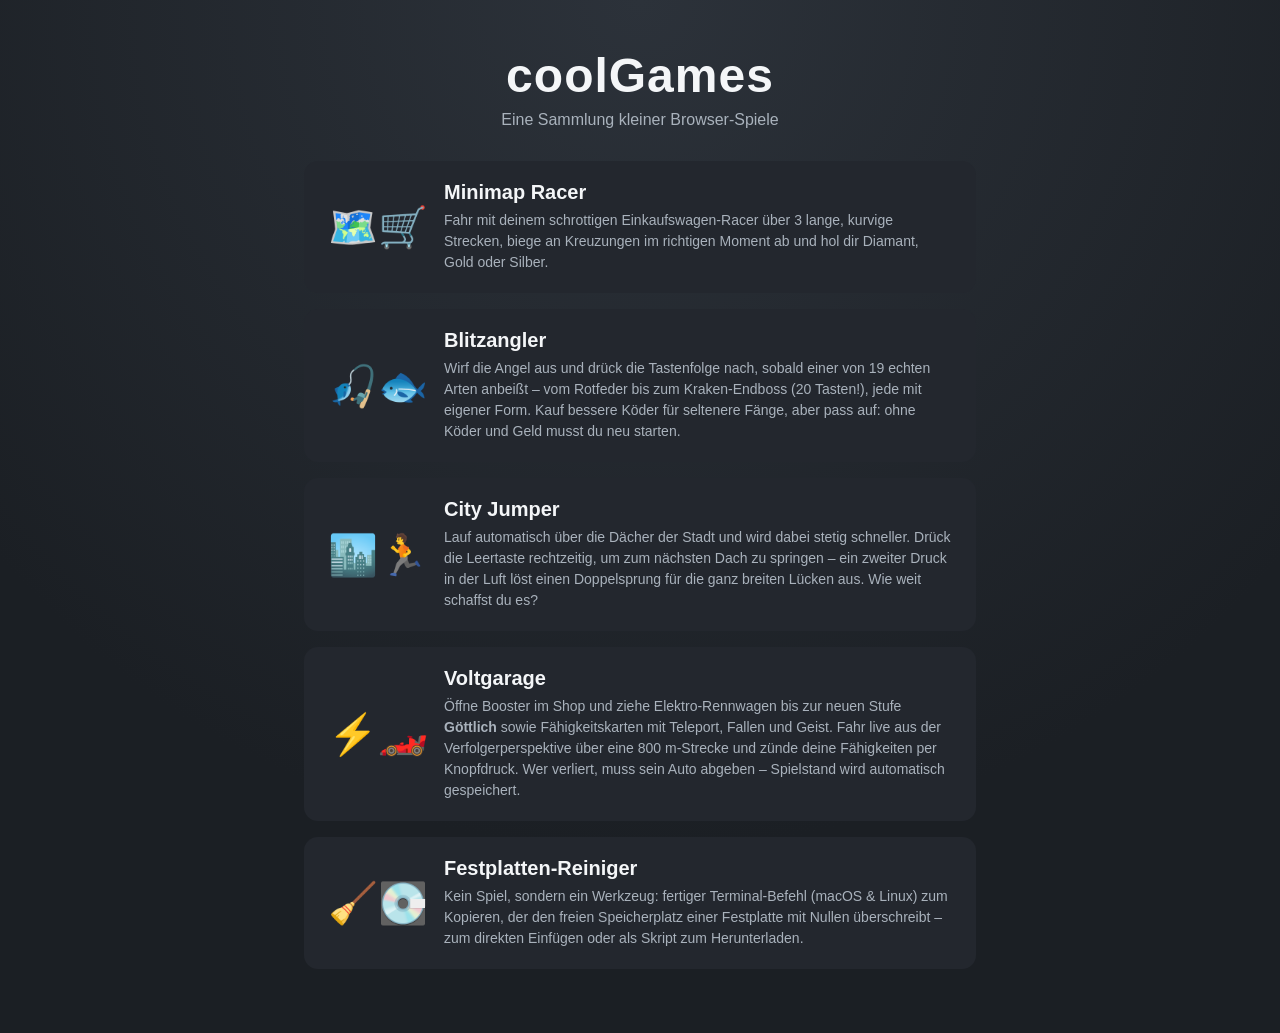
<file: index.html>
<!DOCTYPE html>
<html lang="de">
<head>
<meta charset="UTF-8">
<meta name="viewport" content="width=device-width, initial-scale=1.0">
<title>coolGames</title>
<link rel="stylesheet" href="style.css">
</head>
<body>
<div id="app">
  <h1>coolGames</h1>
  <p class="subtitle">Eine Sammlung kleiner Browser-Spiele</p>

  <div class="game-grid">
    <a class="game-card" href="minimap-racer/index.html">
      <div class="game-thumb">🗺️🛒</div>
      <div class="game-info">
        <h2>Minimap Racer</h2>
        <p>Fahr mit deinem schrottigen Einkaufswagen-Racer über 3 lange, kurvige Strecken, biege an Kreuzungen im richtigen Moment ab und hol dir Diamant, Gold oder Silber.</p>
      </div>
    </a>
    <a class="game-card" href="fishing-game/index.html">
      <div class="game-thumb">🎣🐟</div>
      <div class="game-info">
        <h2>Blitzangler</h2>
        <p>Wirf die Angel aus und drück die Tastenfolge nach, sobald einer von 19 echten Arten anbeißt – vom Rotfeder bis zum Kraken-Endboss (20 Tasten!), jede mit eigener Form. Kauf bessere Köder für seltenere Fänge, aber pass auf: ohne Köder und Geld musst du neu starten.</p>
      </div>
    </a>
    <a class="game-card" href="city-jumper/index.html">
      <div class="game-thumb">🏙️🏃</div>
      <div class="game-info">
        <h2>City Jumper</h2>
        <p>Lauf automatisch über die Dächer der Stadt und wird dabei stetig schneller. Drück die Leertaste rechtzeitig, um zum nächsten Dach zu springen – ein zweiter Druck in der Luft löst einen Doppelsprung für die ganz breiten Lücken aus. Wie weit schaffst du es?</p>
      </div>
    </a>
    <a class="game-card" href="voltgarage/index.html">
      <div class="game-thumb">⚡🏎️</div>
      <div class="game-info">
        <h2>Voltgarage</h2>
        <p>Öffne Booster im Shop und ziehe Elektro-Rennwagen bis zur neuen Stufe <b>Göttlich</b> sowie Fähigkeitskarten mit Teleport, Fallen und Geist. Fahr live aus der Verfolgerperspektive über eine 800&nbsp;m-Strecke und zünde deine Fähigkeiten per Knopfdruck. Wer verliert, muss sein Auto abgeben – Spielstand wird automatisch gespeichert.</p>
      </div>
    </a>
    <a class="game-card" href="disk-wiper/index.html">
      <div class="game-thumb">🧹💽</div>
      <div class="game-info">
        <h2>Festplatten-Reiniger</h2>
        <p>Kein Spiel, sondern ein Werkzeug: fertiger Terminal-Befehl (macOS &amp; Linux) zum Kopieren, der den freien Speicherplatz einer Festplatte mit Nullen überschreibt – zum direkten Einfügen oder als Skript zum Herunterladen.</p>
      </div>
    </a>
  </div>
</div>
</body>
</html>
</file>
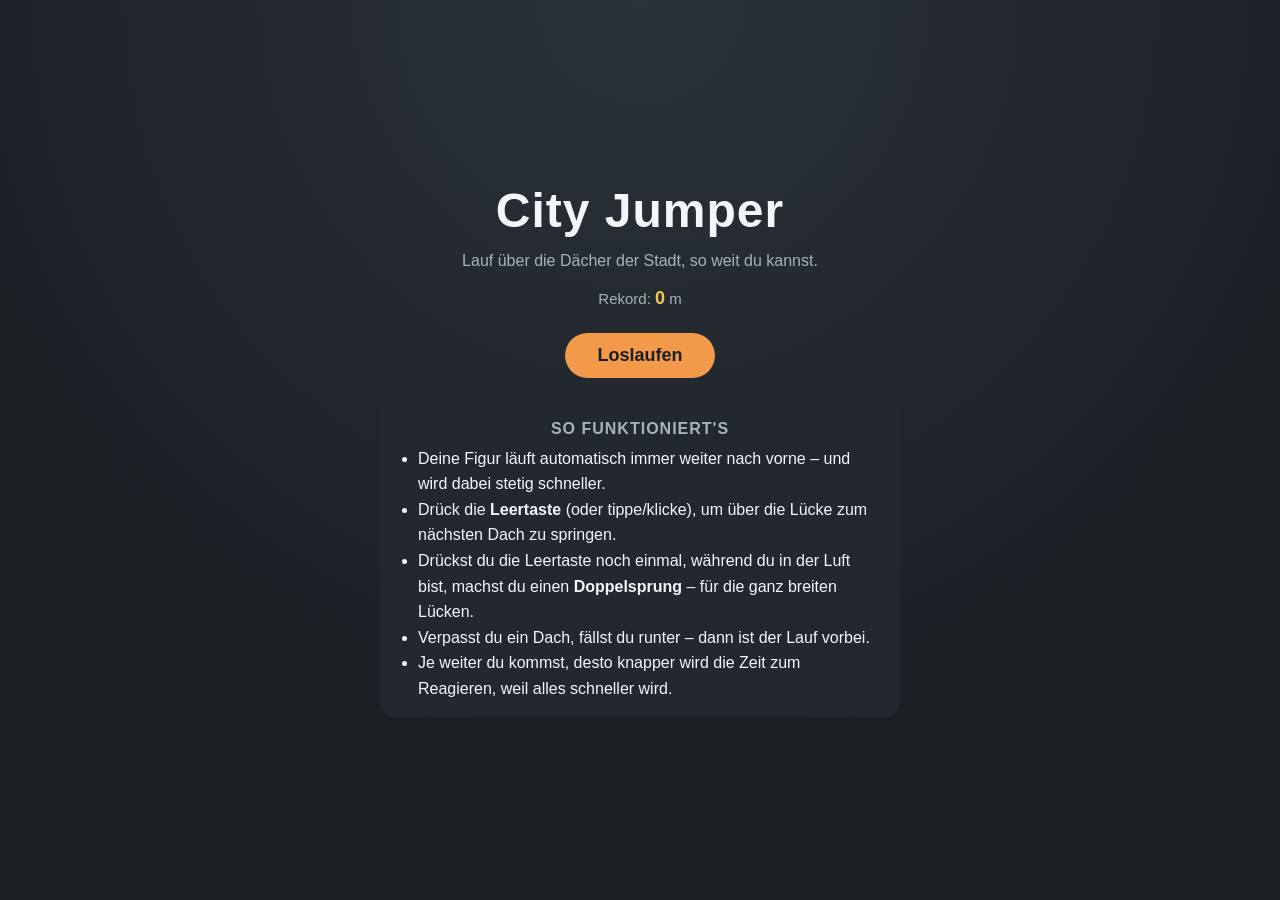
<file: city-jumper/index.html>
<!DOCTYPE html>
<html lang="de">
<head>
<meta charset="UTF-8">
<meta name="viewport" content="width=device-width, initial-scale=1.0">
<title>City Jumper</title>
<link rel="stylesheet" href="style.css">
</head>
<body>
<div id="app">

  <section id="screen-start" class="screen active">
    <h1>City Jumper</h1>
    <p class="subtitle">Lauf über die Dächer der Stadt, so weit du kannst.</p>

    <div id="highscore-box">Rekord: <b id="highscore-value">0</b> m</div>

    <button id="btn-start" class="primary-btn">Loslaufen</button>

    <div class="how-to">
      <h2>So funktioniert's</h2>
      <ul>
        <li>Deine Figur läuft automatisch immer weiter nach vorne – und wird dabei stetig schneller.</li>
        <li>Drück die <b>Leertaste</b> (oder tippe/klicke), um über die Lücke zum nächsten Dach zu springen.</li>
        <li>Drückst du die Leertaste noch einmal, während du in der Luft bist, machst du einen <b>Doppelsprung</b> – für die ganz breiten Lücken.</li>
        <li>Verpasst du ein Dach, fällst du runter – dann ist der Lauf vorbei.</li>
        <li>Je weiter du kommst, desto knapper wird die Zeit zum Reagieren, weil alles schneller wird.</li>
      </ul>
    </div>
  </section>

  <section id="screen-game" class="screen">
    <div id="hud">
      <div id="hud-score">0 m</div>
      <div id="hud-highscore">Rekord: 0 m</div>
    </div>
    <canvas id="game-canvas"></canvas>
    <div id="tap-hint">Leertaste / Tippen zum Springen</div>
  </section>

  <section id="screen-over" class="screen">
    <h1 id="over-title">Abgestürzt!</h1>
    <div id="over-stats">
      <div class="stat-row"><span>Strecke</span><b id="over-score">0 m</b></div>
      <div class="stat-row"><span>Rekord</span><b id="over-highscore">0 m</b></div>
    </div>
    <div id="new-record-banner" class="hidden">🏆 Neuer Rekord!</div>
    <button id="btn-restart" class="primary-btn">Nochmal springen</button>
  </section>

</div>
<script src="game.js"></script>
</body>
</html>
</file>
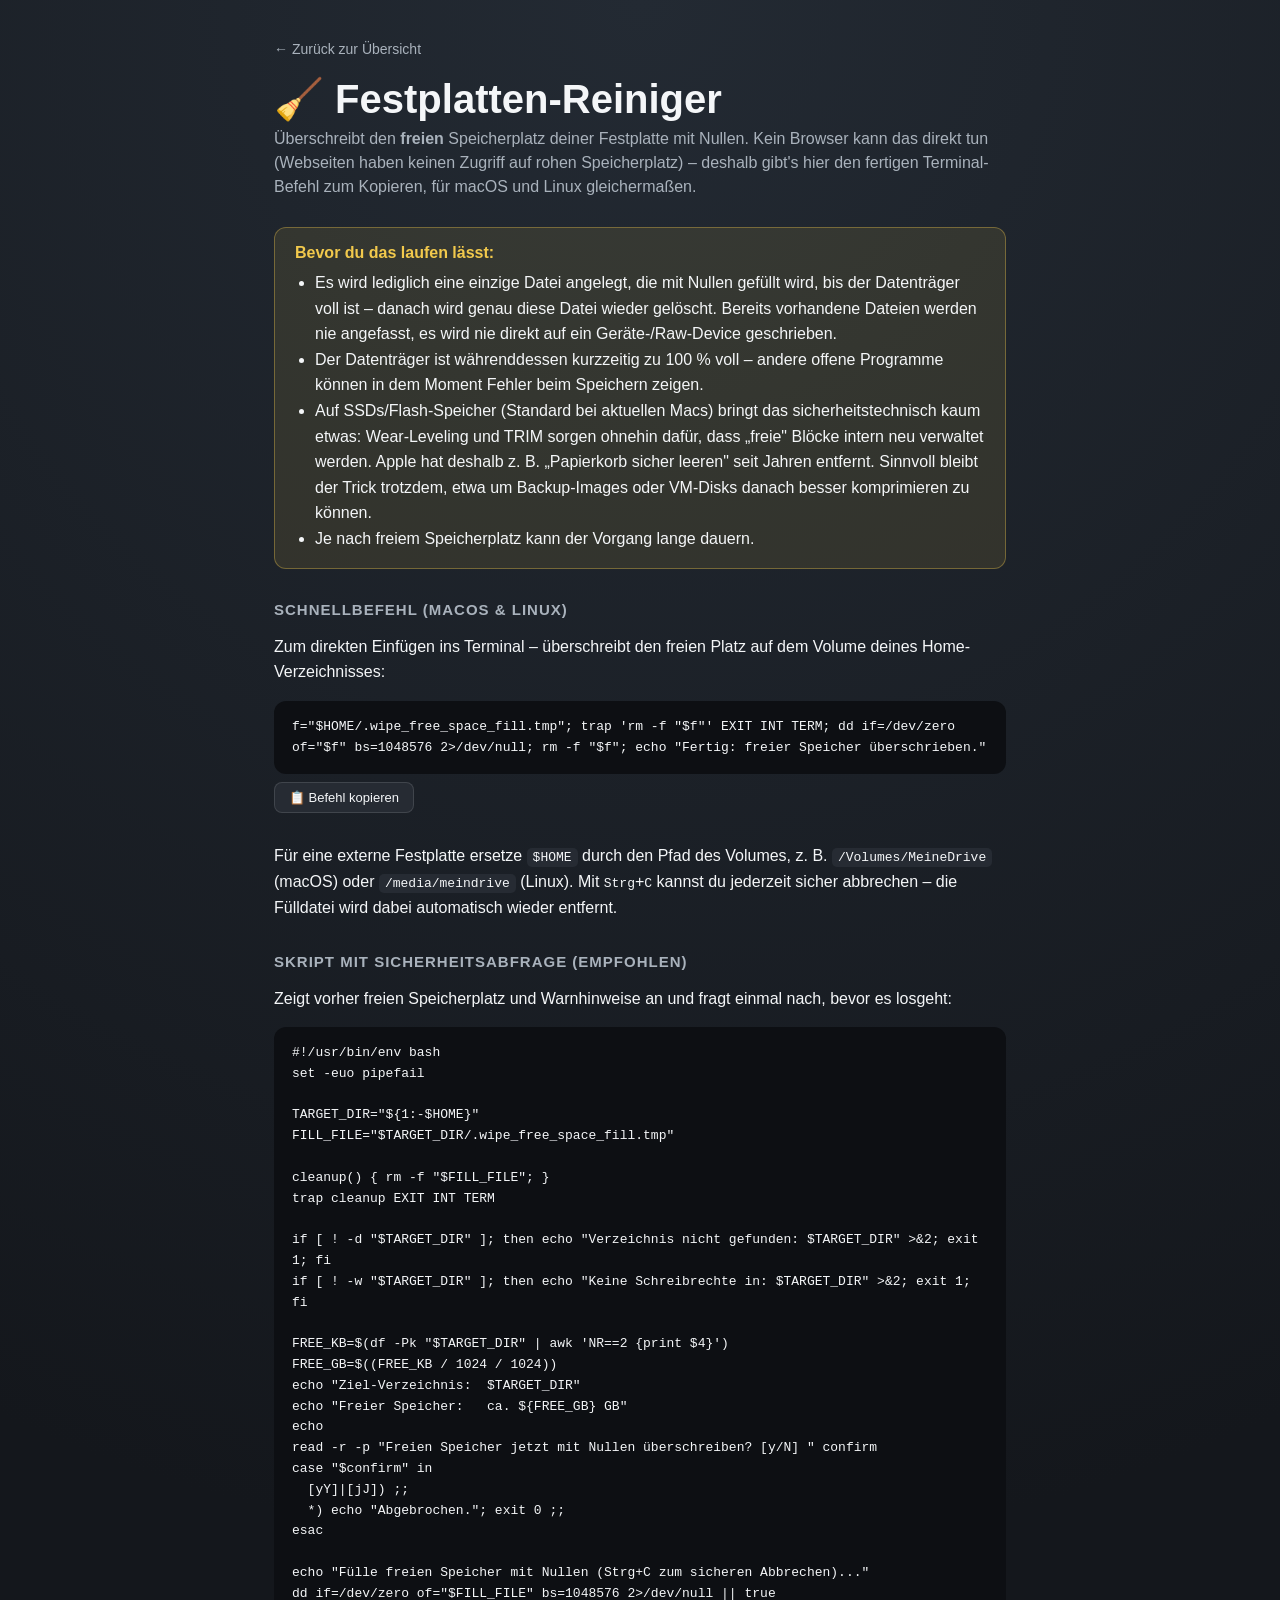
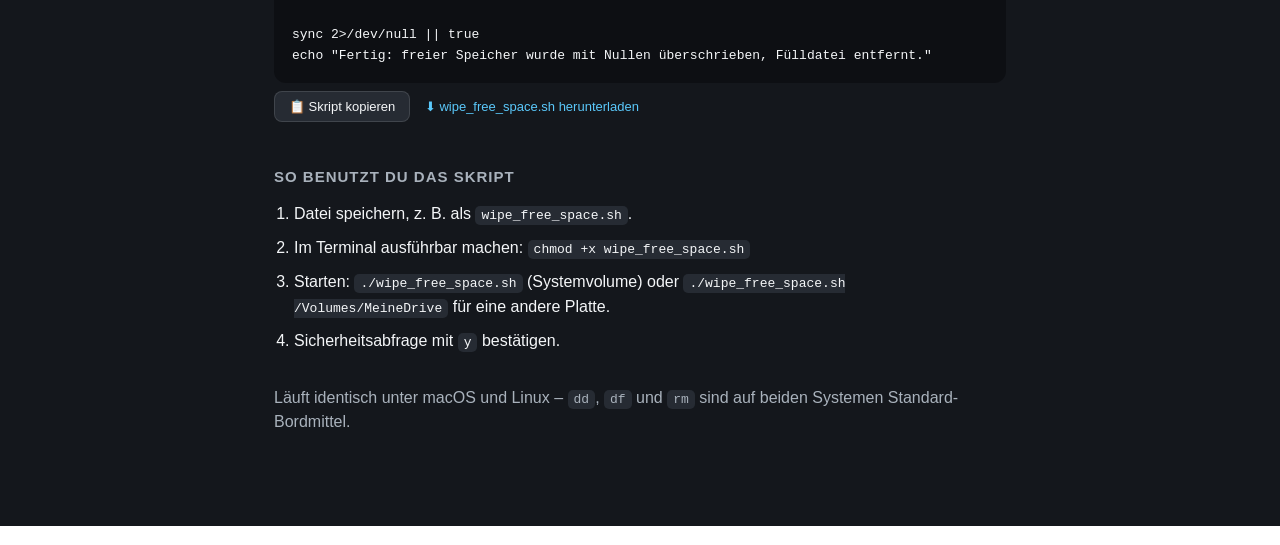
<file: disk-wiper/index.html>
<!DOCTYPE html>
<html lang="de">
<head>
<meta charset="UTF-8">
<meta name="viewport" content="width=device-width, initial-scale=1.0">
<title>Festplatten-Reiniger</title>
<link rel="stylesheet" href="style.css">
</head>
<body>
<div id="app">
  <a class="back-link" href="../index.html">← Zurück zur Übersicht</a>
  <h1>🧹 Festplatten-Reiniger</h1>
  <p class="subtitle">Überschreibt den <b>freien</b> Speicherplatz deiner Festplatte mit Nullen. Kein Browser kann das direkt tun (Webseiten haben keinen Zugriff auf rohen Speicherplatz) – deshalb gibt's hier den fertigen Terminal-Befehl zum Kopieren, für macOS und Linux gleichermaßen.</p>

  <div class="warning">
    <strong>Bevor du das laufen lässt:</strong>
    <ul>
      <li>Es wird lediglich eine einzige Datei angelegt, die mit Nullen gefüllt wird, bis der Datenträger voll ist – danach wird genau diese Datei wieder gelöscht. Bereits vorhandene Dateien werden nie angefasst, es wird nie direkt auf ein Geräte-/Raw-Device geschrieben.</li>
      <li>Der Datenträger ist währenddessen kurzzeitig zu 100&nbsp;% voll – andere offene Programme können in dem Moment Fehler beim Speichern zeigen.</li>
      <li>Auf SSDs/Flash-Speicher (Standard bei aktuellen Macs) bringt das sicherheitstechnisch kaum etwas: Wear-Leveling und TRIM sorgen ohnehin dafür, dass „freie" Blöcke intern neu verwaltet werden. Apple hat deshalb z.&nbsp;B. „Papierkorb sicher leeren" seit Jahren entfernt. Sinnvoll bleibt der Trick trotzdem, etwa um Backup-Images oder VM-Disks danach besser komprimieren zu können.</li>
      <li>Je nach freiem Speicherplatz kann der Vorgang lange dauern.</li>
    </ul>
  </div>

  <h2>Schnellbefehl (macOS &amp; Linux)</h2>
  <p>Zum direkten Einfügen ins Terminal – überschreibt den freien Platz auf dem Volume deines Home-Verzeichnisses:</p>
  <div class="code-block">
    <pre id="oneliner-code">f="$HOME/.wipe_free_space_fill.tmp"; trap 'rm -f "$f"' EXIT INT TERM; dd if=/dev/zero of="$f" bs=1048576 2>/dev/null; rm -f "$f"; echo "Fertig: freier Speicher überschrieben."</pre>
  </div>
  <button class="copy-btn" data-copy-target="oneliner-code">📋 Befehl kopieren</button>
  <p>Für eine externe Festplatte ersetze <code class="inline">$HOME</code> durch den Pfad des Volumes, z.&nbsp;B. <code class="inline">/Volumes/MeineDrive</code> (macOS) oder <code class="inline">/media/meindrive</code> (Linux). Mit <kbd>Strg</kbd>+<kbd>C</kbd> kannst du jederzeit sicher abbrechen – die Fülldatei wird dabei automatisch wieder entfernt.</p>

  <h2>Skript mit Sicherheitsabfrage (empfohlen)</h2>
  <p>Zeigt vorher freien Speicherplatz und Warnhinweise an und fragt einmal nach, bevor es losgeht:</p>
  <div class="code-block">
    <pre id="script-code">#!/usr/bin/env bash
set -euo pipefail

TARGET_DIR="${1:-$HOME}"
FILL_FILE="$TARGET_DIR/.wipe_free_space_fill.tmp"

cleanup() { rm -f "$FILL_FILE"; }
trap cleanup EXIT INT TERM

if [ ! -d "$TARGET_DIR" ]; then echo "Verzeichnis nicht gefunden: $TARGET_DIR" >&2; exit 1; fi
if [ ! -w "$TARGET_DIR" ]; then echo "Keine Schreibrechte in: $TARGET_DIR" >&2; exit 1; fi

FREE_KB=$(df -Pk "$TARGET_DIR" | awk 'NR==2 {print $4}')
FREE_GB=$((FREE_KB / 1024 / 1024))
echo "Ziel-Verzeichnis:  $TARGET_DIR"
echo "Freier Speicher:   ca. ${FREE_GB} GB"
echo
read -r -p "Freien Speicher jetzt mit Nullen überschreiben? [y/N] " confirm
case "$confirm" in
  [yY]|[jJ]) ;;
  *) echo "Abgebrochen."; exit 0 ;;
esac

echo "Fülle freien Speicher mit Nullen (Strg+C zum sicheren Abbrechen)..."
dd if=/dev/zero of="$FILL_FILE" bs=1048576 2>/dev/null || true

sync 2>/dev/null || true
echo "Fertig: freier Speicher wurde mit Nullen überschrieben, Fülldatei entfernt."</pre>
  </div>
  <button class="copy-btn" data-copy-target="script-code">📋 Skript kopieren</button>
  <a class="download-link" href="wipe_free_space.sh" download>⬇ wipe_free_space.sh herunterladen</a>

  <h2>So benutzt du das Skript</h2>
  <ol class="step-list">
    <li>Datei speichern, z.&nbsp;B. als <code class="inline">wipe_free_space.sh</code>.</li>
    <li>Im Terminal ausführbar machen: <code class="inline">chmod +x wipe_free_space.sh</code></li>
    <li>Starten: <code class="inline">./wipe_free_space.sh</code> (Systemvolume) oder <code class="inline">./wipe_free_space.sh /Volumes/MeineDrive</code> für eine andere Platte.</li>
    <li>Sicherheitsabfrage mit <code class="inline">y</code> bestätigen.</li>
  </ol>

  <p class="subtitle" style="margin-top:32px;">Läuft identisch unter macOS und Linux – <code class="inline">dd</code>, <code class="inline">df</code> und <code class="inline">rm</code> sind auf beiden Systemen Standard-Bordmittel.</p>
</div>
<script src="script.js"></script>
</body>
</html>
</file>
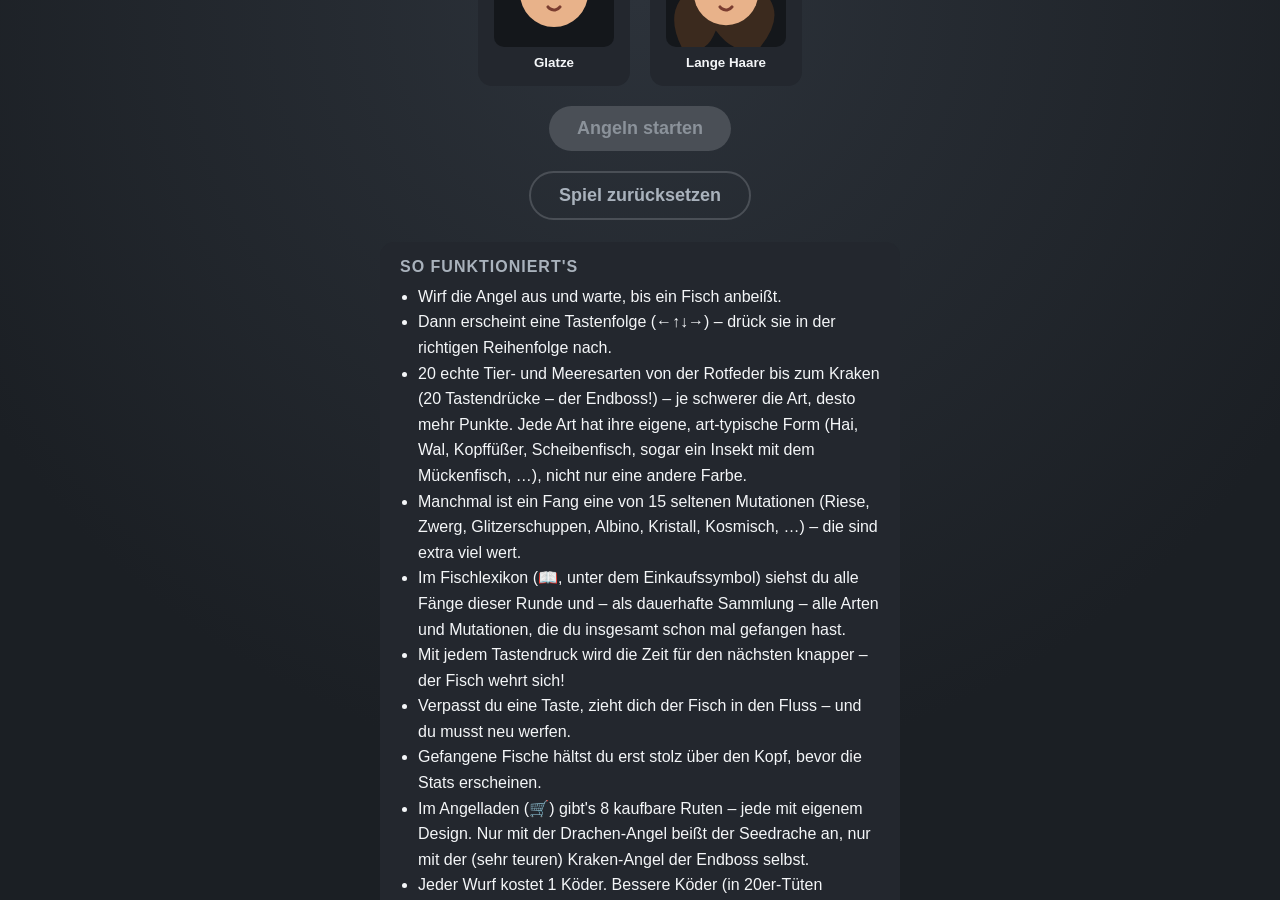
<file: fishing-game/index.html>
<!DOCTYPE html>
<html lang="de">
<head>
<meta charset="UTF-8">
<meta name="viewport" content="width=device-width, initial-scale=1.0">
<title>Blitzangler</title>
<link rel="stylesheet" href="style.css">
</head>
<body>
<div id="app">

  <section id="screen-select" class="screen active">
    <h1>Blitzangler</h1>
    <p class="subtitle">Wähle deinen Angler</p>

    <div class="character-grid">
      <button class="character-card" data-character="bald">
        <canvas class="portrait" width="120" height="120" data-portrait="bald"></canvas>
        <span>Glatze</span>
      </button>
      <button class="character-card" data-character="long">
        <canvas class="portrait" width="120" height="120" data-portrait="long"></canvas>
        <span>Lange Haare</span>
      </button>
    </div>

    <button id="btn-start" class="primary-btn" disabled>Angeln starten</button>
    <button id="btn-reset-select" class="secondary-btn">Spiel zurücksetzen</button>

    <div class="how-to">
      <h2>So funktioniert's</h2>
      <ul>
        <li>Wirf die Angel aus und warte, bis ein Fisch anbeißt.</li>
        <li>Dann erscheint eine Tastenfolge (←↑↓→) – drück sie in der richtigen Reihenfolge nach.</li>
        <li>20 echte Tier- und Meeresarten von der Rotfeder bis zum Kraken (20 Tastendrücke – der Endboss!) – je schwerer die Art, desto mehr Punkte. Jede Art hat ihre eigene, art-typische Form (Hai, Wal, Kopffüßer, Scheibenfisch, sogar ein Insekt mit dem Mückenfisch, …), nicht nur eine andere Farbe.</li>
        <li>Manchmal ist ein Fang eine von 15 seltenen Mutationen (Riese, Zwerg, Glitzerschuppen, Albino, Kristall, Kosmisch, …) – die sind extra viel wert.</li>
        <li>Im Fischlexikon (📖, unter dem Einkaufssymbol) siehst du alle Fänge dieser Runde und – als dauerhafte Sammlung – alle Arten und Mutationen, die du insgesamt schon mal gefangen hast.</li>
        <li>Mit jedem Tastendruck wird die Zeit für den nächsten knapper – der Fisch wehrt sich!</li>
        <li>Verpasst du eine Taste, zieht dich der Fisch in den Fluss – und du musst neu werfen.</li>
        <li>Gefangene Fische hältst du erst stolz über den Kopf, bevor die Stats erscheinen.</li>
        <li>Im Angelladen (🛒) gibt's 8 kaufbare Ruten – jede mit eigenem Design. Nur mit der Drachen-Angel beißt der Seedrache an, nur mit der (sehr teuren) Kraken-Angel der Endboss selbst.</li>
        <li>Jeder Wurf kostet 1 Köder. Bessere Köder (in 20er-Tüten kaufbar) machen die Fische nicht leichter, aber viel wahrscheinlicher, dass ein richtig guter anbeißt.</li>
        <li>Der Ultraköder (nur im Zweierpack, 5000 Punkte) lässt keinen Zufall mehr zu: Er fängt garantiert den bestmöglichen Fisch, den deine aktuelle Angel überhaupt fangen kann.</li>
        <li>Kein Köder mehr und kein Geld für Nachschub? Dann heißt es: neu starten.</li>
      </ul>
    </div>
  </section>

  <section id="screen-game" class="screen">
    <button id="btn-shop" title="Angelladen" aria-label="Angelladen">🛒</button>
    <button id="btn-fishdex" title="Fischlexikon" aria-label="Fischlexikon">📖</button>
    <button id="btn-exit-game" title="Angeln beenden" aria-label="Angeln beenden">✕</button>
    <div id="hud">
      <div id="hud-score">0 Punkte</div>
      <div id="hud-catches">0 Fische</div>
      <div id="hud-rod">🎣 Standardrute</div>
      <div id="hud-bait">🪱 Standardköder ×20</div>
    </div>
    <canvas id="game-canvas"></canvas>

    <div id="alien-banner" class="hidden"></div>
    <div id="zombie-banner" class="hidden"></div>

    <div id="status-text" class="status-text"></div>

    <div id="qte-panel" class="hidden">
      <div id="qte-keys"></div>
      <div class="qte-timerbar"><div id="qte-timerbar-fill"></div></div>
    </div>

    <div id="outcome-panel" class="hidden">
      <div id="outcome-title"></div>
      <div id="outcome-details"></div>
      <button id="btn-continue" class="primary-btn">Weiter angeln</button>
    </div>

    <div id="no-bait-panel" class="hidden">
      <div id="no-bait-title"></div>
      <div id="no-bait-details"></div>
      <button id="btn-no-bait-action" class="primary-btn"></button>
    </div>

    <div id="shop-modal" class="modal hidden">
      <div class="modal-backdrop"></div>
      <div class="modal-panel">
        <div class="modal-header">
          <h2>Angelladen</h2>
          <button id="btn-shop-close" class="modal-close" aria-label="Schließen">✕</button>
        </div>
        <div id="shop-points"></div>

        <div id="promo-code-box">
          <input id="promo-code-input" type="text" placeholder="PROMO-CODE" autocomplete="off" spellcheck="false">
          <button id="btn-promo-redeem" class="rod-btn">Einlösen</button>
        </div>
        <div class="promo-hint">Jeder Code max. 2× pro Stunde einlösbar.</div>
        <div id="promo-code-status"></div>

        <h3 class="shop-section-title">Köder</h3>
        <div id="shop-baits"></div>
        <h3 class="shop-section-title">Angelruten</h3>
        <div id="shop-rods"></div>
      </div>
    </div>

    <div id="fishdex-modal" class="modal hidden">
      <div class="modal-backdrop"></div>
      <div class="modal-panel">
        <div class="modal-header">
          <h2>Fischlexikon</h2>
          <button id="btn-fishdex-close" class="modal-close" aria-label="Schließen">✕</button>
        </div>

        <div class="fishdex-tabs">
          <button id="fishdex-tab-round" class="fishdex-tab-btn fishdex-tab-active">Diese Runde</button>
          <button id="fishdex-tab-collection" class="fishdex-tab-btn">Sammlung</button>
        </div>

        <div id="fishdex-round-view" class="fishdex-view">
          <div id="fishdex-round-list"></div>
        </div>

        <div id="fishdex-collection-view" class="fishdex-view hidden">
          <h3 class="shop-section-title">Fischarten</h3>
          <div id="fishdex-species-list" class="fishdex-grid"></div>
          <h3 class="shop-section-title">Mutationen</h3>
          <div id="fishdex-mutation-list" class="fishdex-grid"></div>
        </div>
      </div>
    </div>
  </section>

  <section id="screen-summary" class="screen">
    <h1>Angeltag beendet</h1>
    <div id="summary-stats"></div>
    <div id="catch-list"></div>
    <div class="result-actions">
      <button id="btn-restart" class="primary-btn">Nochmal angeln</button>
      <button id="btn-change-angler" class="secondary-btn">Angler wechseln</button>
    </div>
  </section>

</div>
<script src="game.js"></script>
</body>
</html>
</file>
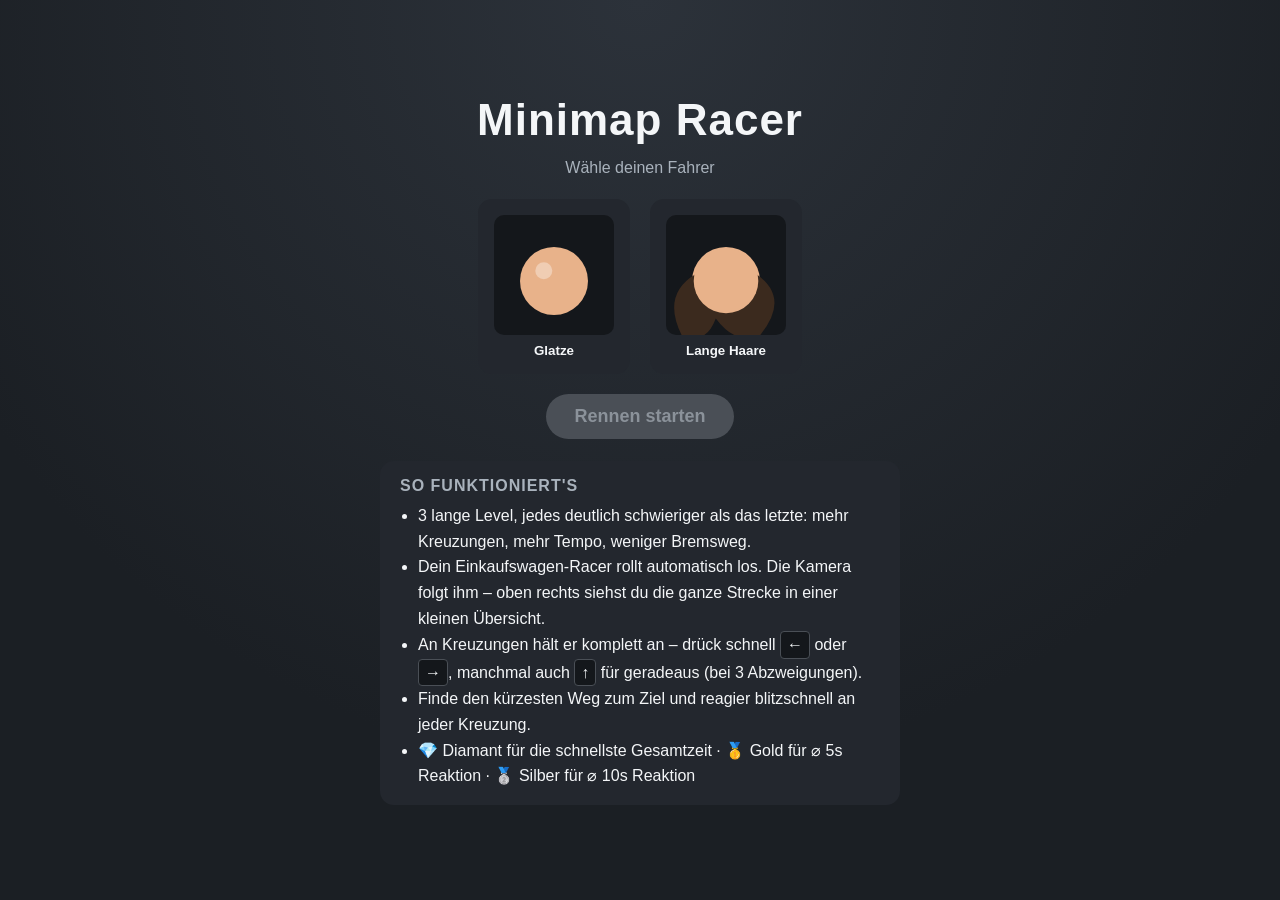
<file: minimap-racer/index.html>
<!DOCTYPE html>
<html lang="de">
<head>
<meta charset="UTF-8">
<meta name="viewport" content="width=device-width, initial-scale=1.0">
<title>Minimap Racer</title>
<link rel="stylesheet" href="style.css">
</head>
<body>
<div id="app">

  <section id="screen-select" class="screen active">
    <h1>Minimap Racer</h1>
    <p class="subtitle">Wähle deinen Fahrer</p>

    <div class="character-grid">
      <button class="character-card" data-character="bald">
        <canvas class="portrait" width="120" height="120" data-portrait="bald"></canvas>
        <span>Glatze</span>
      </button>
      <button class="character-card" data-character="long">
        <canvas class="portrait" width="120" height="120" data-portrait="long"></canvas>
        <span>Lange Haare</span>
      </button>
    </div>

    <button id="btn-start" class="primary-btn" disabled>Rennen starten</button>

    <div class="how-to">
      <h2>So funktioniert's</h2>
      <ul>
        <li>3 lange Level, jedes deutlich schwieriger als das letzte: mehr Kreuzungen, mehr Tempo, weniger Bremsweg.</li>
        <li>Dein Einkaufswagen-Racer rollt automatisch los. Die Kamera folgt ihm – oben rechts siehst du die ganze Strecke in einer kleinen Übersicht.</li>
        <li>An Kreuzungen hält er komplett an – drück schnell <span class="key-inline">←</span> oder <span class="key-inline">→</span>, manchmal auch <span class="key-inline">↑</span> für geradeaus (bei 3 Abzweigungen).</li>
        <li>Finde den kürzesten Weg zum Ziel und reagier blitzschnell an jeder Kreuzung.</li>
        <li>💎 Diamant für die schnellste Gesamtzeit · 🥇 Gold für ⌀ 5s Reaktion · 🥈 Silber für ⌀ 10s Reaktion</li>
      </ul>
    </div>
  </section>

  <section id="screen-race" class="screen">
    <button id="btn-exit-race" title="Rennen verlassen" aria-label="Rennen verlassen">✕</button>
    <div id="hud">
      <div id="hud-level"></div>
      <div id="hud-timer">0.0s</div>
      <div id="hud-junction-count"></div>
    </div>
    <div id="decision-banner" class="hidden">
      <div class="decision-text">JETZT ABBIEGEN!</div>
      <div class="decision-keys">
        <span class="key key-left">←</span>
        <span class="key key-straight hidden">↑</span>
        <span class="key key-right">→</span>
      </div>
      <div class="decision-timerbar"><div id="decision-timerbar-fill"></div></div>
    </div>
    <canvas id="race-canvas"></canvas>
  </section>

  <section id="screen-result" class="screen">
    <h1 id="result-heading">Level geschafft!</h1>
    <div id="medal-badge"></div>
    <div id="result-stats"></div>
    <div class="result-actions">
      <button id="btn-retry" class="secondary-btn">Nochmal fahren</button>
      <button id="btn-next" class="primary-btn">Nächstes Level</button>
    </div>
    <button id="btn-back" class="text-btn">Zurück zur Fahrerauswahl</button>
  </section>

  <section id="screen-overview" class="screen">
    <h1>Alle 3 Level geschafft!</h1>
    <div id="overview-list"></div>
    <div class="result-actions">
      <button id="btn-restart-all" class="primary-btn">Nochmal von vorne</button>
      <button id="btn-change-driver" class="secondary-btn">Fahrer wechseln</button>
    </div>
  </section>

</div>
<script src="game.js"></script>
</body>
</html>
</file>
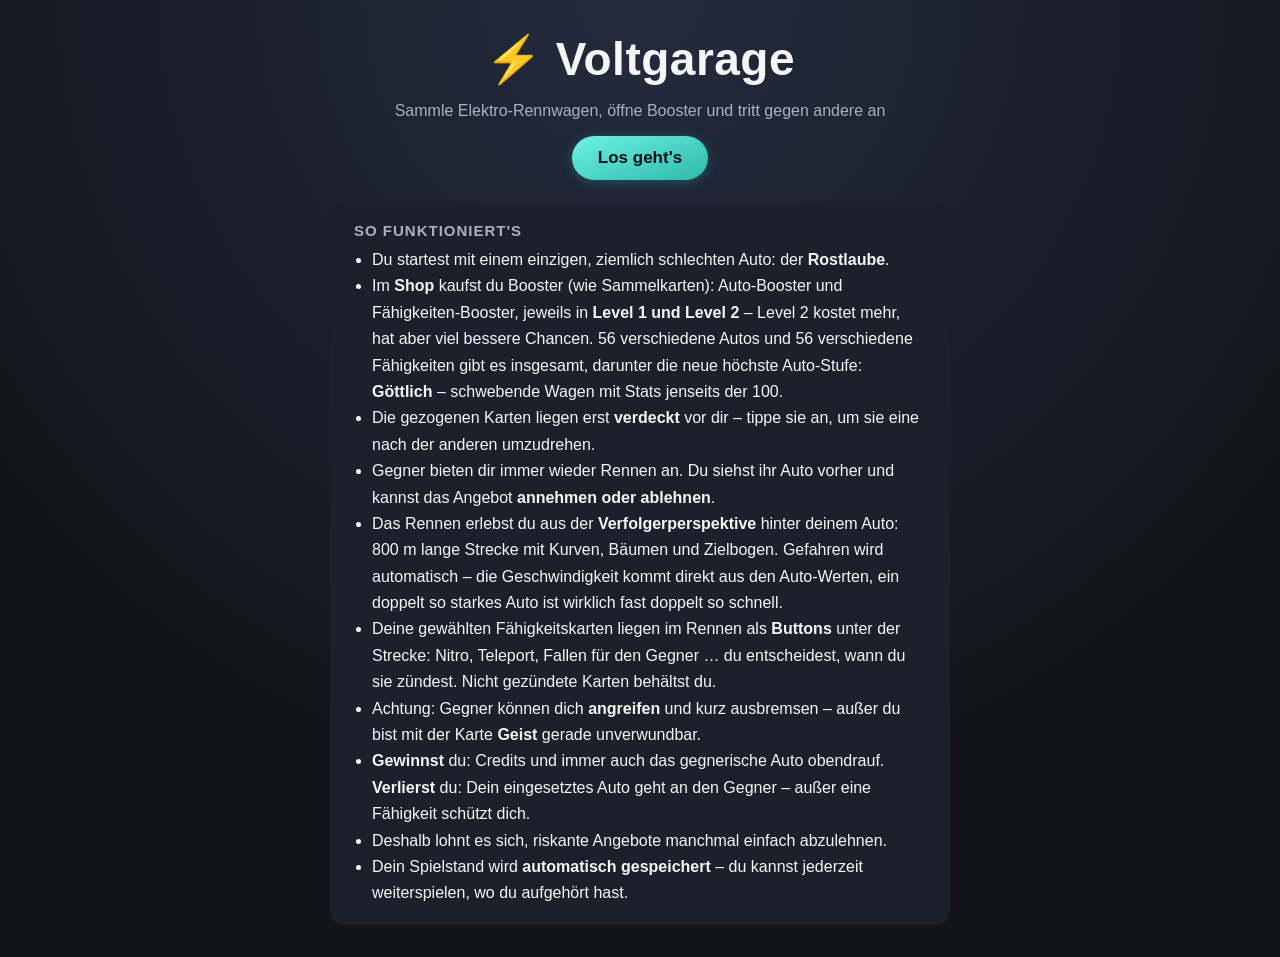
<file: voltgarage/index.html>
<!DOCTYPE html>
<html lang="de">
<head>
<meta charset="UTF-8">
<meta name="viewport" content="width=device-width, initial-scale=1.0">
<title>Voltgarage</title>
<link rel="stylesheet" href="style.css">
</head>
<body>
<div id="app">

  <section id="screen-intro" class="screen active">
    <h1>⚡ Voltgarage</h1>
    <p class="subtitle">Sammle Elektro-Rennwagen, öffne Booster und tritt gegen andere an</p>

    <button id="btn-start" class="primary-btn">Los geht's</button>

    <div class="how-to">
      <h2>So funktioniert's</h2>
      <ul>
        <li>Du startest mit einem einzigen, ziemlich schlechten Auto: der <b>Rostlaube</b>.</li>
        <li>Im <b>Shop</b> kaufst du Booster (wie Sammelkarten): Auto-Booster und Fähigkeiten-Booster, jeweils in <b>Level 1 und Level 2</b> – Level 2 kostet mehr, hat aber viel bessere Chancen. 56 verschiedene Autos und 56 verschiedene Fähigkeiten gibt es insgesamt, darunter die neue höchste Auto-Stufe: <b>Göttlich</b> – schwebende Wagen mit Stats jenseits der 100.</li>
        <li>Die gezogenen Karten liegen erst <b>verdeckt</b> vor dir – tippe sie an, um sie eine nach der anderen umzudrehen.</li>
        <li>Gegner bieten dir immer wieder Rennen an. Du siehst ihr Auto vorher und kannst das Angebot <b>annehmen oder ablehnen</b>.</li>
        <li>Das Rennen erlebst du aus der <b>Verfolgerperspektive</b> hinter deinem Auto: 800 m lange Strecke mit Kurven, Bäumen und Zielbogen. Gefahren wird automatisch – die Geschwindigkeit kommt direkt aus den Auto-Werten, ein doppelt so starkes Auto ist wirklich fast doppelt so schnell.</li>
        <li>Deine gewählten Fähigkeitskarten liegen im Rennen als <b>Buttons</b> unter der Strecke: Nitro, Teleport, Fallen für den Gegner … du entscheidest, wann du sie zündest. Nicht gezündete Karten behältst du.</li>
        <li>Achtung: Gegner können dich <b>angreifen</b> und kurz ausbremsen – außer du bist mit der Karte <b>Geist</b> gerade unverwundbar.</li>
        <li><b>Gewinnst</b> du: Credits und immer auch das gegnerische Auto obendrauf. <b>Verlierst</b> du: Dein eingesetztes Auto geht an den Gegner – außer eine Fähigkeit schützt dich.</li>
        <li>Deshalb lohnt es sich, riskante Angebote manchmal einfach abzulehnen.</li>
        <li>Dein Spielstand wird <b>automatisch gespeichert</b> – du kannst jederzeit weiterspielen, wo du aufgehört hast.</li>
      </ul>
    </div>
  </section>

  <section id="screen-hub" class="screen">
    <div id="hub-header">
      <div id="hub-credits">⚡ 0 Credits</div>
      <div id="hub-dex">🗂️ 0/50 Autos · 0/50 Fähigkeiten</div>
      <button id="btn-collection" class="text-btn">Sammlung</button>
      <button id="btn-reset" class="text-btn danger-text">Neu starten</button>
    </div>

    <div id="hub-actions">
      <button id="btn-open-pack" class="primary-btn">🛒 Shop</button>
      <button id="btn-get-offer" class="primary-btn">🏁 Rennangebot einholen</button>
    </div>

    <div id="hub-body">
      <div class="hub-column">
        <h2>Deine Garage</h2>
        <div id="garage-grid" class="card-grid"></div>
      </div>
      <div class="hub-column">
        <h2>Fähigkeitskarten</h2>
        <div id="ability-inventory" class="card-grid card-grid-small"></div>
      </div>
    </div>
  </section>

  <!-- Shop: Booster kaufen & öffnen -->
  <div id="pack-modal" class="modal hidden">
    <div class="modal-backdrop"></div>
    <div class="modal-panel">
      <div class="modal-header">
        <h2>🛒 Shop</h2>
        <button id="btn-pack-close" class="modal-close" aria-label="Schließen">✕</button>
      </div>
      <div id="pack-choose"></div>
      <div id="pack-reveal" class="hidden">
        <p id="pack-reveal-hint">Tippe auf die Karten, um sie umzudrehen!</p>
        <div id="pack-cards" class="card-grid"></div>
        <button id="btn-pack-done" class="primary-btn hidden">Weiter</button>
      </div>
    </div>
  </div>

  <!-- Rennangebot / Rennen -->
  <div id="challenge-modal" class="modal hidden">
    <div class="modal-backdrop"></div>
    <div class="modal-panel modal-panel-wide">
      <div class="modal-header">
        <h2 id="challenge-heading">Rennangebot</h2>
        <button id="btn-challenge-close" class="modal-close" aria-label="Schließen">✕</button>
      </div>

      <div id="phase-offer">
        <p>Ein Herausforderer will gegen dich antreten:</p>
        <div id="offer-opponent-card" class="card-grid"></div>
        <p class="offer-warning">Verlierst du, geht dein eingesetztes Auto an den Gegner!</p>
        <div class="result-actions">
          <button id="btn-offer-reject" class="secondary-btn">Ablehnen</button>
          <button id="btn-offer-accept" class="primary-btn">Annehmen</button>
        </div>
      </div>

      <div id="phase-pick-car" class="hidden">
        <p>Mit welchem Auto trittst du an?</p>
        <div id="pick-car-grid" class="card-grid"></div>
      </div>

      <div id="phase-pick-ability" class="hidden">
        <p>Bis zu 2 Fähigkeitskarten einsetzen (optional):</p>
        <div id="pick-ability-grid" class="card-grid card-grid-small"></div>
        <button id="btn-ability-done" class="primary-btn">Rennen starten</button>
      </div>

      <div id="phase-race" class="hidden">
        <canvas id="race-canvas" width="900" height="420"></canvas>
        <div id="race-ability-bar"></div>
      </div>

      <div id="phase-result" class="hidden">
        <div id="result-title"></div>
        <div id="result-details"></div>
        <button id="btn-result-close" class="primary-btn">Weiter</button>
      </div>
    </div>
  </div>

  <!-- Sammlung -->
  <div id="collection-modal" class="modal hidden">
    <div class="modal-backdrop"></div>
    <div class="modal-panel modal-panel-wide">
      <div class="modal-header">
        <h2>Sammlung</h2>
        <button id="btn-collection-close" class="modal-close" aria-label="Schließen">✕</button>
      </div>
      <div class="collection-tabs">
        <button id="tab-cars" class="tab-btn tab-active">Autos</button>
        <button id="tab-abilities" class="tab-btn">Fähigkeiten</button>
      </div>
      <div id="collection-cars" class="card-grid"></div>
      <div id="collection-abilities" class="card-grid hidden"></div>
    </div>
  </div>

  <!-- Reset-Bestätigung -->
  <div id="reset-modal" class="modal hidden">
    <div class="modal-backdrop"></div>
    <div class="modal-panel">
      <div class="modal-header">
        <h2>Neu starten?</h2>
        <button id="btn-reset-close" class="modal-close" aria-label="Schließen">✕</button>
      </div>
      <p>Du verlierst alle Autos, Fähigkeitskarten und Credits und beginnst wieder mit der Rostlaube. Deine Sammlungs-Fortschritte (entdeckte Karten) bleiben erhalten.</p>
      <div class="result-actions">
        <button id="btn-reset-cancel" class="secondary-btn">Abbrechen</button>
        <button id="btn-reset-confirm" class="primary-btn danger-btn">Ja, neu starten</button>
      </div>
    </div>
  </div>

</div>
<script src="game.js"></script>
</body>
</html>
</file>
<file: style.css>
:root {
  --bg: #1b1f24;
  --panel: #23272e;
  --text: #f4f6f8;
  --text-dim: #a9b2bc;
  --accent: #f2994a;
}

* { box-sizing: border-box; }

html, body {
  margin: 0;
  min-height: 100%;
  background: radial-gradient(circle at 50% 0%, #2c323a 0%, var(--bg) 70%);
  color: var(--text);
  font-family: "Segoe UI", Roboto, Helvetica, Arial, sans-serif;
}

#app {
  max-width: 720px;
  margin: 0 auto;
  padding: 48px 24px 64px;
  display: flex;
  flex-direction: column;
  align-items: center;
  text-align: center;
}

h1 {
  margin: 0;
  font-size: clamp(32px, 6vw, 48px);
  letter-spacing: 1px;
}

.subtitle {
  color: var(--text-dim);
  margin: 8px 0 32px;
}

.game-grid {
  width: 100%;
  display: grid;
  gap: 16px;
}

.game-card {
  display: flex;
  gap: 16px;
  align-items: center;
  text-align: left;
  background: var(--panel);
  border-radius: 14px;
  padding: 18px 22px;
  text-decoration: none;
  color: var(--text);
  border: 2px solid transparent;
  transition: border-color .15s, transform .15s;
}

.game-card:hover {
  border-color: var(--accent);
  transform: translateY(-2px);
}

.game-thumb {
  font-size: 40px;
  line-height: 1;
  flex-shrink: 0;
}

.game-info h2 {
  margin: 0 0 6px;
  font-size: 20px;
}

.game-info p {
  margin: 0;
  color: var(--text-dim);
  font-size: 14px;
  line-height: 1.5;
}
</file>
<file: city-jumper/style.css>
:root {
  --bg: #1b1f24;
  --panel: #23272e;
  --accent: #f2994a;
  --accent-2: #56c2ff;
  --text: #f4f6f8;
  --text-dim: #a9b2bc;
  --gold: #f2c94c;
  --danger: #e05a5a;
  --success: #4bd07a;
}

* { box-sizing: border-box; }

html, body {
  margin: 0;
  padding: 0;
  height: 100%;
  background: var(--bg);
  color: var(--text);
  font-family: "Segoe UI", Roboto, Helvetica, Arial, sans-serif;
  overflow: hidden;
}

#app {
  position: relative;
  width: 100vw;
  height: 100vh;
}

.screen {
  position: absolute;
  inset: 0;
  display: none;
  flex-direction: column;
  align-items: center;
}

.screen.active {
  display: flex;
}

/* ---------- Start screen ---------- */

#screen-start {
  justify-content: center;
  padding: 24px;
  gap: 14px;
  background: radial-gradient(circle at 50% 0%, #2c323a 0%, var(--bg) 70%);
  overflow-y: auto;
  text-align: center;
}

#screen-start h1 {
  margin: 0;
  font-size: clamp(32px, 6vw, 48px);
  letter-spacing: 1px;
}

.subtitle {
  margin: 0 0 4px;
  color: var(--text-dim);
}

#highscore-box {
  color: var(--text-dim);
  font-size: 15px;
  margin-bottom: 4px;
}

#highscore-box b {
  color: var(--gold);
  font-size: 18px;
}

.primary-btn {
  font-size: 18px;
  padding: 12px 32px;
  border-radius: 999px;
  border: none;
  cursor: pointer;
  font-weight: 700;
  margin-top: 6px;
  background: var(--accent);
  color: #1b1f24;
}

.how-to {
  max-width: 520px;
  background: var(--panel);
  border-radius: 14px;
  padding: 16px 20px;
  margin-top: 12px;
  text-align: left;
}

.how-to h2 {
  margin: 0 0 8px;
  font-size: 16px;
  color: var(--text-dim);
  text-transform: uppercase;
  letter-spacing: 1px;
  text-align: center;
}

.how-to ul {
  margin: 0;
  padding-left: 18px;
  line-height: 1.6;
}

/* ---------- Game screen ---------- */

#screen-game {
  background: #0e1620;
}

#game-canvas {
  width: 100%;
  height: 100%;
  display: block;
}

#hud {
  position: absolute;
  top: 14px;
  left: 14px;
  right: 14px;
  z-index: 5;
  display: flex;
  justify-content: space-between;
  gap: 12px;
  pointer-events: none;
}

#hud-score,
#hud-highscore {
  background: rgba(20,23,27,0.75);
  border-radius: 999px;
  padding: 8px 16px;
  font-weight: 700;
  font-size: 15px;
}

#hud-highscore {
  color: var(--gold);
  font-weight: 600;
  font-size: 13px;
}

#tap-hint {
  position: absolute;
  bottom: 22px;
  left: 0;
  right: 0;
  text-align: center;
  z-index: 5;
  color: var(--text-dim);
  font-size: 14px;
  text-shadow: 0 2px 6px rgba(0,0,0,0.7);
  pointer-events: none;
  transition: opacity .3s;
}

#tap-hint.hidden {
  opacity: 0;
}

/* ---------- Game over screen ---------- */

#screen-over {
  justify-content: center;
  gap: 14px;
  background: radial-gradient(circle at 50% 0%, #2c323a 0%, var(--bg) 70%);
  padding: 24px;
  text-align: center;
}

#screen-over h1 {
  margin: 0;
  color: var(--danger);
}

#over-stats {
  background: var(--panel);
  border-radius: 14px;
  padding: 16px 24px;
  min-width: 240px;
}

#over-stats .stat-row {
  display: flex;
  justify-content: space-between;
  gap: 24px;
  padding: 4px 0;
  color: var(--text-dim);
}

#over-stats .stat-row b {
  color: var(--text);
}

#new-record-banner {
  color: var(--gold);
  font-weight: 700;
  font-size: 17px;
}

#new-record-banner.hidden {
  display: none;
}

@media (max-width: 560px) {
  .how-to { font-size: 14px; }
}
</file>
<file: disk-wiper/style.css>
:root {
  --bg: #14171c;
  --panel: #1d2127;
  --panel-alt: #262b33;
  --text: #f4f6f8;
  --text-dim: #a9b2bc;
  --accent: #5ac8fa;
  --warn: #f2c94c;
  --warn-bg: rgba(242, 201, 76, 0.1);
}

* { box-sizing: border-box; }

html, body {
  margin: 0;
  min-height: 100%;
  background: radial-gradient(circle at 50% 0%, #232a33 0%, var(--bg) 70%);
  color: var(--text);
  font-family: "Segoe UI", Roboto, Helvetica, Arial, sans-serif;
}

#app {
  max-width: 780px;
  margin: 0 auto;
  padding: 40px 24px 64px;
}

a.back-link {
  color: var(--text-dim);
  text-decoration: none;
  font-size: 14px;
}
a.back-link:hover { color: var(--text); }

h1 {
  margin: 18px 0 4px;
  font-size: clamp(28px, 5vw, 40px);
}

.subtitle {
  color: var(--text-dim);
  margin: 0 0 28px;
  line-height: 1.5;
}

h2 {
  font-size: 15px;
  text-transform: uppercase;
  letter-spacing: 1px;
  color: var(--text-dim);
  margin: 32px 0 10px;
}

p, li { line-height: 1.6; }

.panel {
  background: var(--panel);
  border-radius: 14px;
  padding: 20px 22px;
}

.warning {
  background: var(--warn-bg);
  border: 1px solid rgba(242, 201, 76, 0.35);
  border-radius: 12px;
  padding: 16px 20px;
  margin: 8px 0 24px;
}

.warning strong { color: var(--warn); }

.warning ul {
  margin: 8px 0 0;
  padding-left: 20px;
}

.code-block {
  position: relative;
  background: #0d0f13;
  border-radius: 12px;
  padding: 16px 18px;
  overflow-x: auto;
  margin: 10px 0 8px;
}

.code-block pre {
  margin: 0;
  font-family: "SF Mono", Menlo, Consolas, monospace;
  font-size: 13px;
  line-height: 1.6;
  white-space: pre-wrap;
  word-break: break-word;
}

.copy-btn {
  background: var(--panel-alt);
  color: var(--text);
  border: 1px solid rgba(255,255,255,0.12);
  border-radius: 8px;
  padding: 7px 14px;
  font-size: 13px;
  cursor: pointer;
  margin-bottom: 14px;
}

.copy-btn:hover { border-color: var(--accent); }
.copy-btn.copied { color: var(--accent); border-color: var(--accent); }

.download-link {
  display: inline-block;
  margin: 4px 0 4px 10px;
  color: var(--accent);
  font-size: 13px;
  text-decoration: none;
}
.download-link:hover { text-decoration: underline; }

.step-list {
  padding-left: 20px;
}
.step-list li { margin-bottom: 8px; }

code.inline {
  background: var(--panel-alt);
  padding: 2px 6px;
  border-radius: 5px;
  font-family: "SF Mono", Menlo, Consolas, monospace;
  font-size: 13px;
}
</file>
<file: fishing-game/style.css>
:root {
  --bg: #1b1f24;
  --panel: #23272e;
  --accent: #f2994a;
  --accent-2: #56c2ff;
  --text: #f4f6f8;
  --text-dim: #a9b2bc;
  --gold: #f2c94c;
  --danger: #e05a5a;
  --success: #4bd07a;
}

* { box-sizing: border-box; }

html, body {
  margin: 0;
  padding: 0;
  height: 100%;
  background: var(--bg);
  color: var(--text);
  font-family: "Segoe UI", Roboto, Helvetica, Arial, sans-serif;
  overflow: hidden;
}

#app {
  position: relative;
  width: 100vw;
  height: 100vh;
}

.screen {
  position: absolute;
  inset: 0;
  display: none;
  flex-direction: column;
  align-items: center;
}

.screen.active {
  display: flex;
}

/* ---------- Character select ---------- */

#screen-select {
  justify-content: center;
  padding: 24px;
  gap: 14px;
  background: radial-gradient(circle at 50% 0%, #2c323a 0%, var(--bg) 70%);
  overflow-y: auto;
}

#screen-select h1 {
  margin: 0;
  font-size: clamp(28px, 5vw, 44px);
  letter-spacing: 1px;
}

.subtitle {
  margin: 0 0 8px;
  color: var(--text-dim);
}

.character-grid {
  display: flex;
  gap: 20px;
  flex-wrap: wrap;
  justify-content: center;
}

.character-card {
  background: var(--panel);
  border: 2px solid transparent;
  border-radius: 14px;
  padding: 14px;
  display: flex;
  flex-direction: column;
  align-items: center;
  gap: 8px;
  cursor: pointer;
  color: var(--text);
  transition: border-color .15s, transform .15s;
}

.character-card:hover {
  transform: translateY(-2px);
}

.character-card.selected {
  border-color: var(--accent);
  box-shadow: 0 0 0 3px rgba(242,153,74,0.25);
}

.character-card canvas.portrait {
  background: #14171b;
  border-radius: 10px;
}

.character-card span {
  font-weight: 600;
}

.primary-btn, .secondary-btn {
  font-size: 18px;
  padding: 12px 28px;
  border-radius: 999px;
  border: none;
  cursor: pointer;
  font-weight: 700;
  margin-top: 6px;
}

.primary-btn {
  background: var(--accent);
  color: #1b1f24;
}

.primary-btn:disabled {
  background: #4a4f56;
  color: #8b929a;
  cursor: not-allowed;
}

.secondary-btn {
  background: transparent;
  color: var(--text-dim);
  border: 2px solid #4a4f56;
}

.how-to {
  max-width: 520px;
  background: var(--panel);
  border-radius: 14px;
  padding: 16px 20px;
  margin-top: 8px;
}

.how-to h2 {
  margin: 0 0 8px;
  font-size: 16px;
  color: var(--text-dim);
  text-transform: uppercase;
  letter-spacing: 1px;
}

.how-to ul {
  margin: 0;
  padding-left: 18px;
  line-height: 1.6;
}

/* ---------- Game screen ---------- */

#screen-game {
  background: #0e1620;
}

#game-canvas {
  width: 100%;
  height: 100%;
  display: block;
}

#btn-exit-game {
  position: absolute;
  top: 14px;
  right: 14px;
  z-index: 7;
  width: 40px;
  height: 40px;
  border-radius: 50%;
  border: none;
  background: rgba(20,23,27,0.75);
  color: var(--text);
  font-size: 18px;
  font-weight: 700;
  cursor: pointer;
  display: flex;
  align-items: center;
  justify-content: center;
  transition: background .15s;
}

#btn-exit-game:hover {
  background: var(--danger);
}

#btn-shop {
  position: absolute;
  top: 14px;
  right: 64px;
  z-index: 7;
  width: 40px;
  height: 40px;
  border-radius: 50%;
  border: none;
  background: rgba(20,23,27,0.75);
  color: var(--text);
  font-size: 18px;
  cursor: pointer;
  display: flex;
  align-items: center;
  justify-content: center;
  transition: background .15s, opacity .15s;
}

#btn-shop:hover {
  background: rgba(242,153,74,0.35);
}

#btn-fishdex {
  position: absolute;
  top: 64px;
  right: 64px;
  z-index: 7;
  width: 40px;
  height: 40px;
  border-radius: 50%;
  border: none;
  background: rgba(20,23,27,0.75);
  color: var(--text);
  font-size: 18px;
  cursor: pointer;
  display: flex;
  align-items: center;
  justify-content: center;
  transition: background .15s, opacity .15s;
}

#btn-fishdex:hover {
  background: rgba(86,194,255,0.35);
}

#hud {
  position: absolute;
  top: 14px;
  left: 14px;
  right: 110px;
  z-index: 5;
  display: flex;
  flex-wrap: wrap;
  gap: 12px;
  align-items: center;
  font-variant-numeric: tabular-nums;
}

#hud-score, #hud-catches, #hud-rod, #hud-bait {
  background: rgba(20,23,27,0.75);
  padding: 8px 16px;
  border-radius: 10px;
  font-size: 16px;
  font-weight: 700;
}

#hud-catches, #hud-rod, #hud-bait {
  font-size: 14px;
  font-weight: 400;
  color: var(--text-dim);
}

.status-text {
  position: absolute;
  top: 70px;
  left: 0;
  right: 0;
  text-align: center;
  z-index: 5;
  font-size: 18px;
  color: var(--text-dim);
  pointer-events: none;
  text-shadow: 0 2px 6px rgba(0,0,0,0.7);
}

#alien-banner {
  position: absolute;
  top: 64px;
  left: 50%;
  transform: translateX(-50%);
  z-index: 8;
  max-width: min(560px, 86vw);
  background: rgba(16,32,22,0.92);
  border: 1px solid rgba(120,255,138,0.6);
  color: #b8ffc6;
  padding: 10px 22px;
  border-radius: 999px;
  font-size: 15px;
  font-weight: 700;
  text-align: center;
  box-shadow: 0 0 16px rgba(120,255,138,0.4);
  pointer-events: none;
  animation: alien-banner-pulse 1.6s ease-in-out infinite;
}

#alien-banner.hidden {
  display: none;
}

@keyframes alien-banner-pulse {
  0%, 100% { box-shadow: 0 0 12px rgba(120,255,138,0.3); }
  50% { box-shadow: 0 0 24px rgba(120,255,138,0.6); }
}

#zombie-banner {
  position: absolute;
  top: 116px;
  left: 50%;
  transform: translateX(-50%);
  z-index: 8;
  max-width: min(560px, 86vw);
  background: rgba(28,32,16,0.92);
  border: 1px solid rgba(150,170,80,0.6);
  color: #c9d69a;
  padding: 10px 22px;
  border-radius: 999px;
  font-size: 15px;
  font-weight: 700;
  text-align: center;
  box-shadow: 0 0 16px rgba(150,170,80,0.35);
  pointer-events: none;
  animation: zombie-banner-pulse 1.6s ease-in-out infinite;
}

#zombie-banner.hidden {
  display: none;
}

@keyframes zombie-banner-pulse {
  0%, 100% { box-shadow: 0 0 12px rgba(150,170,80,0.25); }
  50% { box-shadow: 0 0 24px rgba(150,170,80,0.5); }
}

#qte-panel {
  position: absolute;
  bottom: 60px;
  left: 0;
  right: 0;
  z-index: 6;
  display: flex;
  flex-direction: column;
  align-items: center;
  gap: 12px;
}

#qte-panel.hidden {
  display: none;
}

#qte-keys {
  display: flex;
  gap: 10px;
}

.qte-key {
  width: 48px;
  height: 48px;
  border-radius: 10px;
  background: rgba(244,246,248,0.18);
  color: var(--text-dim);
  font-size: 24px;
  font-weight: 800;
  display: flex;
  align-items: center;
  justify-content: center;
  border: 2px solid rgba(255,255,255,0.15);
  transition: background .1s, color .1s, border-color .1s, transform .1s;
}

.qte-key.current {
  background: var(--text);
  color: #14171b;
  border-color: var(--accent);
  transform: scale(1.12);
}

.qte-key.done {
  background: rgba(75,208,122,0.25);
  color: var(--success);
  border-color: var(--success);
}

.qte-timerbar {
  width: 260px;
  height: 10px;
  border-radius: 5px;
  background: rgba(255,255,255,0.15);
  overflow: hidden;
}

#qte-timerbar-fill {
  height: 100%;
  width: 100%;
  background: var(--gold);
  transform-origin: left;
}

#outcome-panel {
  position: absolute;
  bottom: 50px;
  left: 50%;
  transform: translateX(-50%);
  z-index: 8;
  background: var(--panel);
  border-radius: 14px;
  padding: 20px 28px;
  text-align: center;
  min-width: 260px;
}

#outcome-panel.hidden {
  display: none;
}

#outcome-title {
  font-size: 22px;
  font-weight: 800;
  margin-bottom: 8px;
}

#outcome-details {
  color: var(--text-dim);
  margin-bottom: 14px;
  line-height: 1.6;
}

#no-bait-panel {
  position: absolute;
  bottom: 50px;
  left: 50%;
  transform: translateX(-50%);
  z-index: 9;
  background: var(--panel);
  border: 2px solid var(--danger);
  border-radius: 14px;
  padding: 20px 28px;
  text-align: center;
  min-width: 260px;
  max-width: 90vw;
}

#no-bait-panel.hidden {
  display: none;
}

#no-bait-title {
  font-size: 22px;
  font-weight: 800;
  margin-bottom: 8px;
  color: var(--danger);
}

#no-bait-details {
  color: var(--text-dim);
  margin-bottom: 14px;
  line-height: 1.6;
}

/* ---------- Angelladen (Shop) ---------- */

.shop-section-title {
  margin: 14px 0 8px;
  font-size: 13px;
  text-transform: uppercase;
  letter-spacing: 1px;
  color: var(--text-dim);
}

.bait-stock {
  color: var(--text-dim);
  font-size: 12px;
  margin-bottom: 8px;
}

.bait-actions {
  display: flex;
  gap: 8px;
  flex-wrap: wrap;
}

.bait-equip-btn {
  background: transparent;
  border: 2px solid #4a4f56;
  color: var(--text-dim);
}

.modal {
  position: absolute;
  inset: 0;
  z-index: 20;
  display: flex;
  align-items: center;
  justify-content: center;
}

.modal.hidden {
  display: none;
}

.modal-backdrop {
  position: absolute;
  inset: 0;
  background: rgba(10,12,15,0.7);
}

.modal-panel {
  position: relative;
  background: var(--panel);
  border-radius: 16px;
  padding: 20px 24px 24px;
  min-width: 300px;
  max-width: 92vw;
  max-height: 84vh;
  overflow-y: auto;
}

.modal-header {
  display: flex;
  align-items: center;
  justify-content: space-between;
  gap: 16px;
  margin-bottom: 4px;
}

.modal-header h2 {
  margin: 0;
  font-size: 20px;
}

.modal-close {
  background: rgba(255,255,255,0.08);
  border: none;
  color: var(--text);
  width: 32px;
  height: 32px;
  border-radius: 50%;
  cursor: pointer;
  font-size: 15px;
}

#shop-points {
  color: var(--text-dim);
  font-size: 14px;
  margin-bottom: 14px;
}

#promo-code-box {
  display: flex;
  gap: 8px;
  margin-bottom: 6px;
}

#promo-code-input {
  flex: 1;
  min-width: 0;
  background: rgba(255,255,255,0.06);
  border: 2px solid rgba(255,255,255,0.12);
  border-radius: 999px;
  padding: 8px 16px;
  color: var(--text);
  font-weight: 700;
  letter-spacing: 0.5px;
}

#promo-code-input::placeholder {
  color: var(--text-dim);
  font-weight: 400;
}

#promo-code-input:focus {
  outline: none;
  border-color: var(--accent-2);
}

.promo-hint {
  color: var(--text-dim);
  font-size: 12px;
  margin-bottom: 8px;
}

#promo-code-status {
  min-height: 18px;
  font-size: 13px;
  font-weight: 700;
  margin-bottom: 14px;
}

#promo-code-status.promo-success {
  color: var(--success);
}

#promo-code-status.promo-error {
  color: var(--danger);
}

#shop-rods {
  display: flex;
  flex-direction: column;
  gap: 12px;
  min-width: 260px;
}

.rod-card {
  background: rgba(255,255,255,0.05);
  border: 2px solid transparent;
  border-radius: 12px;
  padding: 12px 16px;
  display: flex;
  gap: 14px;
  align-items: center;
}

.rod-card-active {
  border-color: var(--accent);
}

.rod-card-legendary {
  border-color: rgba(224,90,90,0.5);
  background: linear-gradient(135deg, rgba(224,90,90,0.12), rgba(255,122,60,0.06));
}

.rod-card-legendary.rod-card-active {
  border-color: var(--danger);
}

.rod-icon {
  flex-shrink: 0;
  background: rgba(0,0,0,0.25);
  border-radius: 10px;
}

.rod-body {
  flex: 1;
  min-width: 0;
}

.rod-name {
  font-weight: 700;
  margin-bottom: 2px;
}

.rod-desc {
  color: var(--text-dim);
  font-size: 13px;
  margin-bottom: 10px;
  line-height: 1.4;
}

.rod-btn {
  border: none;
  border-radius: 999px;
  padding: 8px 18px;
  font-weight: 700;
  cursor: pointer;
  background: var(--accent);
  color: #1b1f24;
}

.rod-btn:disabled {
  background: #4a4f56;
  color: #8b929a;
  cursor: not-allowed;
}

/* ---------- Fischlexikon (Fishdex) ---------- */

.fishdex-tabs {
  display: flex;
  gap: 8px;
  margin-bottom: 12px;
}

.fishdex-tab-btn {
  flex: 1;
  border: 2px solid rgba(255,255,255,0.12);
  background: transparent;
  color: var(--text-dim);
  border-radius: 999px;
  padding: 8px 14px;
  font-weight: 700;
  cursor: pointer;
  transition: background .15s, border-color .15s, color .15s;
}

.fishdex-tab-btn.fishdex-tab-active {
  background: var(--accent);
  border-color: var(--accent);
  color: #1b1f24;
}

.fishdex-view {
  min-width: 280px;
  max-width: 420px;
}

.fishdex-view.hidden {
  display: none;
}

#fishdex-round-list {
  max-height: 320px;
  overflow-y: auto;
}

.fishdex-grid {
  display: grid;
  grid-template-columns: repeat(auto-fill, minmax(84px, 1fr));
  gap: 8px;
  margin-bottom: 6px;
}

.fishdex-entry {
  background: rgba(255,255,255,0.05);
  border-radius: 10px;
  padding: 10px 6px;
  text-align: center;
}

.fishdex-entry .fishdex-emoji {
  font-size: 22px;
  margin-bottom: 4px;
}

.fishdex-entry .fishdex-name {
  font-size: 11px;
  color: var(--text-dim);
  line-height: 1.3;
}

.fishdex-entry.fishdex-undiscovered {
  opacity: 0.45;
}

/* ---------- Summary screen ---------- */

#screen-summary {
  justify-content: center;
  gap: 14px;
  background: radial-gradient(circle at 50% 0%, #2c323a 0%, var(--bg) 70%);
  padding: 24px;
  overflow-y: auto;
}

#screen-summary h1 {
  margin: 0;
}

#summary-stats {
  background: var(--panel);
  border-radius: 14px;
  padding: 16px 24px;
  min-width: 280px;
  text-align: center;
}

#summary-stats .stat-row {
  display: flex;
  justify-content: space-between;
  gap: 24px;
  padding: 4px 0;
  color: var(--text-dim);
}

#summary-stats .stat-row b {
  color: var(--text);
}

#catch-list {
  width: 100%;
  max-width: 420px;
  max-height: 260px;
  overflow-y: auto;
  background: var(--panel);
  border-radius: 14px;
  padding: 4px 20px;
}

.catch-row {
  display: flex;
  align-items: center;
  gap: 12px;
  padding: 10px 0;
  border-bottom: 1px solid rgba(255,255,255,0.08);
  font-size: 14px;
}

.catch-row:last-child {
  border-bottom: none;
}

.catch-row .catch-emoji {
  font-size: 22px;
}

.catch-row .catch-info {
  flex: 1;
  color: var(--text-dim);
}

.catch-row .catch-points {
  font-weight: 700;
  color: var(--accent);
}

.result-actions {
  display: flex;
  gap: 12px;
  flex-wrap: wrap;
  justify-content: center;
}

@media (max-width: 560px) {
  .character-grid { gap: 12px; }
  .how-to { font-size: 14px; }
  #qte-panel { bottom: 40px; }
  .qte-key { width: 40px; height: 40px; font-size: 20px; }
}
</file>
<file: minimap-racer/style.css>
:root {
  --bg: #1b1f24;
  --asphalt: #33383f;
  --asphalt-line: #f2d24b;
  --accent: #f2994a;
  --accent-2: #56c2ff;
  --text: #f4f6f8;
  --text-dim: #a9b2bc;
  --panel: #23272e;
  --gold: #f2c94c;
  --silver: #c7cdd3;
  --diamond: #7fe7e0;
  --danger: #e05a5a;
}

* { box-sizing: border-box; }

html, body {
  margin: 0;
  padding: 0;
  height: 100%;
  background: var(--bg);
  color: var(--text);
  font-family: "Segoe UI", Roboto, Helvetica, Arial, sans-serif;
  overflow: hidden;
}

#app {
  position: relative;
  width: 100vw;
  height: 100vh;
}

.screen {
  position: absolute;
  inset: 0;
  display: none;
  flex-direction: column;
  align-items: center;
}

.screen.active {
  display: flex;
}

/* ---------- Character select ---------- */

#screen-select {
  justify-content: center;
  padding: 24px;
  gap: 14px;
  background: radial-gradient(circle at 50% 0%, #2c323a 0%, var(--bg) 70%);
  overflow-y: auto;
}

#screen-select h1 {
  margin: 0;
  font-size: clamp(28px, 5vw, 44px);
  letter-spacing: 1px;
}

.subtitle {
  margin: 0 0 8px;
  color: var(--text-dim);
}

.character-grid {
  display: flex;
  gap: 20px;
  flex-wrap: wrap;
  justify-content: center;
}

.character-card {
  background: var(--panel);
  border: 2px solid transparent;
  border-radius: 14px;
  padding: 14px;
  display: flex;
  flex-direction: column;
  align-items: center;
  gap: 8px;
  cursor: pointer;
  color: var(--text);
  transition: border-color .15s, transform .15s;
}

.character-card:hover {
  transform: translateY(-2px);
}

.character-card.selected {
  border-color: var(--accent);
  box-shadow: 0 0 0 3px rgba(242,153,74,0.25);
}

.character-card canvas.portrait {
  background: #14171b;
  border-radius: 10px;
}

.character-card span {
  font-weight: 600;
}

.primary-btn, .secondary-btn {
  font-size: 18px;
  padding: 12px 28px;
  border-radius: 999px;
  border: none;
  cursor: pointer;
  font-weight: 700;
  margin-top: 6px;
}

.primary-btn {
  background: var(--accent);
  color: #1b1f24;
}

.primary-btn:disabled {
  background: #4a4f56;
  color: #8b929a;
  cursor: not-allowed;
}

.secondary-btn {
  background: transparent;
  color: var(--text-dim);
  border: 2px solid #4a4f56;
}

.how-to {
  max-width: 520px;
  background: var(--panel);
  border-radius: 14px;
  padding: 16px 20px;
  margin-top: 8px;
}

.how-to h2 {
  margin: 0 0 8px;
  font-size: 16px;
  color: var(--text-dim);
  text-transform: uppercase;
  letter-spacing: 1px;
}

.how-to ul {
  margin: 0;
  padding-left: 18px;
  line-height: 1.6;
}

.key-inline {
  display: inline-block;
  background: #14171b;
  border: 1px solid #4a4f56;
  border-radius: 4px;
  padding: 0 6px;
  font-weight: 700;
}

/* ---------- Race screen ---------- */

#screen-race {
  background: #14171b;
}

#race-canvas {
  width: 100%;
  height: 100%;
  display: block;
}

#hud {
  position: absolute;
  top: 14px;
  left: 14px;
  z-index: 5;
  display: flex;
  gap: 12px;
  align-items: center;
  font-variant-numeric: tabular-nums;
}

#btn-exit-race {
  position: absolute;
  top: 14px;
  right: 14px;
  z-index: 7;
  width: 40px;
  height: 40px;
  border-radius: 50%;
  border: none;
  background: rgba(20,23,27,0.75);
  color: var(--text);
  font-size: 18px;
  font-weight: 700;
  cursor: pointer;
  display: flex;
  align-items: center;
  justify-content: center;
  transition: background .15s;
}

#btn-exit-race:hover {
  background: var(--danger);
}

#hud-timer {
  background: rgba(20,23,27,0.75);
  padding: 8px 16px;
  border-radius: 10px;
  font-size: 22px;
  font-weight: 700;
  letter-spacing: 0.5px;
}

#hud-junction-count {
  background: rgba(20,23,27,0.75);
  padding: 8px 14px;
  border-radius: 10px;
  font-size: 14px;
  color: var(--text-dim);
}

#hud-level {
  background: rgba(20,23,27,0.75);
  padding: 8px 14px;
  border-radius: 10px;
  font-size: 14px;
  font-weight: 700;
  color: var(--accent);
}

#decision-banner {
  position: absolute;
  top: 0;
  left: 0;
  right: 0;
  z-index: 6;
  display: flex;
  flex-direction: column;
  align-items: center;
  padding: 18px 0 10px;
  background: linear-gradient(180deg, rgba(224,90,90,0.35), transparent);
  pointer-events: none;
}

#decision-banner.hidden {
  display: none;
}

.key.hidden {
  display: none;
}

.decision-text {
  font-size: 22px;
  font-weight: 800;
  letter-spacing: 1px;
  color: var(--danger);
  text-shadow: 0 2px 6px rgba(0,0,0,0.6);
  animation: pulse 0.5s infinite alternate;
}

@keyframes pulse {
  from { transform: scale(1); }
  to { transform: scale(1.08); }
}

.decision-keys {
  display: flex;
  gap: 20px;
  margin-top: 6px;
}

.key {
  display: flex;
  align-items: center;
  justify-content: center;
  width: 52px;
  height: 52px;
  border-radius: 10px;
  background: #f4f6f8;
  color: #14171b;
  font-size: 28px;
  font-weight: 800;
  box-shadow: 0 4px 0 #9aa0a6;
}

.decision-timerbar {
  width: 220px;
  height: 8px;
  border-radius: 4px;
  background: rgba(255,255,255,0.15);
  margin-top: 10px;
  overflow: hidden;
}

#decision-timerbar-fill {
  height: 100%;
  width: 100%;
  background: var(--gold);
  transform-origin: left;
}

/* ---------- Result screen ---------- */

#screen-result {
  justify-content: center;
  gap: 14px;
  background: radial-gradient(circle at 50% 0%, #2c323a 0%, var(--bg) 70%);
  padding: 24px;
}

#screen-result h1 {
  margin: 0;
}

#medal-badge {
  font-size: 84px;
  line-height: 1;
}

#result-stats {
  background: var(--panel);
  border-radius: 14px;
  padding: 18px 24px;
  min-width: 280px;
  text-align: center;
}

#result-stats .medal-name {
  font-size: 22px;
  font-weight: 800;
  margin-bottom: 6px;
}

#result-stats .stat-row {
  display: flex;
  justify-content: space-between;
  gap: 24px;
  padding: 4px 0;
  color: var(--text-dim);
  border-bottom: 1px solid rgba(255,255,255,0.08);
}

#result-stats .stat-row:last-child {
  border-bottom: none;
}

#result-stats .stat-row b {
  color: var(--text);
}

.result-actions {
  display: flex;
  gap: 12px;
  flex-wrap: wrap;
  justify-content: center;
}

.text-btn {
  background: none;
  border: none;
  color: var(--text-dim);
  font-size: 14px;
  text-decoration: underline;
  cursor: pointer;
  padding: 4px;
}

#overview-list {
  width: 100%;
  max-width: 420px;
  background: var(--panel);
  border-radius: 14px;
  padding: 8px 20px;
}

.overview-row {
  display: flex;
  align-items: center;
  gap: 14px;
  padding: 12px 0;
  border-bottom: 1px solid rgba(255,255,255,0.08);
}

.overview-row:last-child {
  border-bottom: none;
}

.overview-row .overview-medal {
  font-size: 28px;
  width: 36px;
  text-align: center;
  flex-shrink: 0;
}

.overview-row .overview-info {
  flex: 1;
  text-align: left;
}

.overview-row .overview-info .overview-level-name {
  font-weight: 700;
}

.overview-row .overview-info .overview-medal-name {
  font-size: 13px;
  color: var(--text-dim);
}

.overview-row .overview-time {
  font-variant-numeric: tabular-nums;
  color: var(--text-dim);
  font-size: 14px;
}

@media (max-width: 560px) {
  .character-grid { gap: 12px; }
  .how-to { font-size: 14px; }
}
</file>
<file: voltgarage/style.css>
:root {
  --bg: #12141a;
  --panel: #1c202a;
  --panel-alt: #232838;
  --text: #f4f6f8;
  --text-dim: #a9b2bc;
  --accent: #3fe0d4;
  --accent-2: #7a5aff;
  --danger: #e05a5a;
  --success: #4bd07a;

  --c-common: #9aa0a6;
  --c-uncommon: #4fae8a;
  --c-rare: #3f8fd4;
  --c-epic: #a04fd4;
  --c-legendary: #f2c94c;
  --c-goettlich: #9ffcf0;
}

* { box-sizing: border-box; }

html, body {
  margin: 0;
  padding: 0;
  min-height: 100%;
  background: var(--bg);
  color: var(--text);
  font-family: "Segoe UI", Roboto, Helvetica, Arial, sans-serif;
}

#app {
  position: relative;
  width: 100vw;
  min-height: 100vh;
}

.screen {
  position: relative;
  min-height: 100vh;
  display: none;
  flex-direction: column;
  align-items: center;
}

.screen.active {
  display: flex;
}

/* ---------- Intro ---------- */

#screen-intro {
  justify-content: center;
  padding: 32px 24px;
  gap: 16px;
  background: radial-gradient(circle at 50% 0%, #232c3e 0%, var(--bg) 70%);
  text-align: center;
}

#screen-intro h1 {
  margin: 0;
  font-size: clamp(30px, 5vw, 46px);
  letter-spacing: 0.5px;
}

.subtitle {
  margin: 0;
  color: var(--text-dim);
}

.primary-btn, .secondary-btn {
  font-size: 17px;
  padding: 12px 26px;
  border-radius: 999px;
  border: none;
  cursor: pointer;
  font-weight: 700;
}

.primary-btn {
  background: linear-gradient(160deg, #6cf2e4, #2fb8ac);
  color: #0e1116;
  box-shadow: 0 2px 12px rgba(63,224,212,0.25);
  transition: transform .12s, box-shadow .15s;
}

.primary-btn:hover:not(:disabled) {
  transform: translateY(-1px);
  box-shadow: 0 4px 18px rgba(63,224,212,0.4);
}

.primary-btn:disabled {
  background: #454b56;
  color: #8b929a;
  cursor: not-allowed;
}

.secondary-btn {
  background: transparent;
  color: var(--text-dim);
  border: 2px solid #454b56;
}

.danger-btn {
  background: var(--danger);
  color: #1b1f24;
}

.text-btn {
  background: none;
  border: none;
  color: var(--text-dim);
  font-size: 14px;
  cursor: pointer;
  padding: 6px 10px;
  border-radius: 8px;
}

.text-btn:hover {
  background: rgba(255,255,255,0.06);
}

.danger-text {
  color: var(--danger);
}

.how-to {
  max-width: 620px;
  background: var(--panel);
  border-radius: 14px;
  padding: 18px 24px;
  text-align: left;
  margin-top: 8px;
}

.how-to h2 {
  margin: 0 0 8px;
  font-size: 15px;
  color: var(--text-dim);
  text-transform: uppercase;
  letter-spacing: 1px;
}

.how-to ul {
  margin: 0;
  padding-left: 18px;
  line-height: 1.65;
}

/* ---------- Hub ---------- */

#screen-hub {
  align-items: stretch;
  padding: 18px 24px 40px;
  gap: 16px;
}

#hub-header {
  display: flex;
  flex-wrap: wrap;
  align-items: center;
  gap: 10px;
}

#hub-credits, #hub-dex {
  background: var(--panel);
  padding: 8px 16px;
  border-radius: 10px;
  font-weight: 700;
  font-size: 15px;
}

#hub-dex {
  font-weight: 400;
  font-size: 13px;
  color: var(--text-dim);
}

#hub-header .text-btn {
  margin-left: auto;
}

#hub-actions {
  display: flex;
  gap: 12px;
  flex-wrap: wrap;
}

#hub-body {
  display: flex;
  gap: 24px;
  flex-wrap: wrap;
  align-items: flex-start;
}

.hub-column {
  flex: 1;
  min-width: 280px;
}

.hub-column h2 {
  font-size: 15px;
  color: var(--text-dim);
  text-transform: uppercase;
  letter-spacing: 1px;
  margin: 0 0 10px;
}

/* ---------- Cards ---------- */

.card-grid {
  display: flex;
  flex-wrap: wrap;
  gap: 12px;
}

.card-grid-small .game-card {
  width: 130px;
}

.game-card {
  width: 150px;
  background: linear-gradient(170deg, #2a3040 0%, #20242f 60%, #1b1f28 100%);
  border-radius: 12px;
  padding: 10px;
  border: 2px solid var(--c-common);
  display: flex;
  flex-direction: column;
  gap: 6px;
  position: relative;
  cursor: default;
}

.game-card.selectable {
  cursor: pointer;
  transition: transform .12s;
}

.game-card.selectable:hover {
  transform: translateY(-3px);
}

.game-card.selected {
  outline: 3px solid var(--accent);
  outline-offset: 1px;
}

.game-card.rarity-common { border-color: var(--c-common); }
.game-card.rarity-uncommon { border-color: var(--c-uncommon); }
.game-card.rarity-rare { border-color: var(--c-rare); box-shadow: 0 0 10px rgba(63,143,212,0.25); }
.game-card.rarity-epic { border-color: var(--c-epic); box-shadow: 0 0 14px rgba(160,79,212,0.3); }
.game-card.rarity-legendary { border-color: var(--c-legendary); box-shadow: 0 0 18px rgba(242,201,76,0.45); }
.game-card.rarity-goettlich {
  border-color: var(--c-goettlich);
  box-shadow: 0 0 24px rgba(159,252,240,0.5);
  animation: divine-pulse 2.4s ease-in-out infinite;
}

@keyframes divine-pulse {
  0%, 100% { box-shadow: 0 0 16px rgba(159,252,240,0.35); }
  50% { box-shadow: 0 0 30px rgba(159,252,240,0.7), 0 0 50px rgba(255,215,90,0.25); }
}

.game-card canvas.car-icon {
  width: 100%;
  height: 70px;
  background: rgba(0,0,0,0.25);
  border-radius: 8px;
}

.card-name {
  font-weight: 700;
  font-size: 13px;
  line-height: 1.2;
}

.card-rarity-tag {
  font-size: 10px;
  text-transform: uppercase;
  letter-spacing: 0.5px;
  font-weight: 700;
}

.rarity-common .card-rarity-tag { color: var(--c-common); }
.rarity-uncommon .card-rarity-tag { color: var(--c-uncommon); }
.rarity-rare .card-rarity-tag { color: var(--c-rare); }
.rarity-epic .card-rarity-tag { color: var(--c-epic); }
.rarity-legendary .card-rarity-tag { color: var(--c-legendary); }
.rarity-goettlich .card-rarity-tag { color: var(--c-goettlich); text-shadow: 0 0 8px rgba(159,252,240,0.8); }

.stat-bars {
  display: flex;
  flex-direction: column;
  gap: 3px;
  margin-top: 2px;
}

.stat-bar-row {
  display: flex;
  align-items: center;
  gap: 5px;
  font-size: 9px;
  color: var(--text-dim);
}

.stat-bar-label {
  width: 14px;
  flex-shrink: 0;
}

.stat-bar-track {
  flex: 1;
  height: 5px;
  background: rgba(255,255,255,0.1);
  border-radius: 3px;
  overflow: hidden;
}

.stat-bar-fill {
  height: 100%;
  background: var(--accent);
  border-radius: 3px;
}

.stat-bar-fill.stat-t { background: linear-gradient(90deg, #2fb8ac, #3fe0d4); }
.stat-bar-fill.stat-b { background: linear-gradient(90deg, #6a4ae0, #9a7aff); }
.stat-bar-fill.stat-h { background: linear-gradient(90deg, #d4842f, #ffb84a); }

.stat-bar-value {
  width: 22px;
  text-align: right;
  flex-shrink: 0;
  font-weight: 700;
  color: var(--text-dim);
}

.card-count-badge {
  position: absolute;
  top: 6px;
  right: 6px;
  background: rgba(0,0,0,0.6);
  border-radius: 999px;
  padding: 1px 7px;
  font-size: 11px;
  font-weight: 700;
}

.card-desc {
  font-size: 11px;
  color: var(--text-dim);
  line-height: 1.4;
}

.card-undiscovered {
  opacity: 0.45;
  filter: grayscale(1);
}

.empty-hint {
  color: var(--text-dim);
  font-size: 14px;
  padding: 8px 0;
}

/* ---------- Modals ---------- */

.modal {
  position: fixed;
  inset: 0;
  z-index: 30;
  display: flex;
  align-items: center;
  justify-content: center;
  padding: 16px;
}

.modal.hidden {
  display: none;
}

.modal-backdrop {
  position: absolute;
  inset: 0;
  background: rgba(6,7,10,0.75);
}

.modal-panel {
  position: relative;
  background: var(--panel);
  border-radius: 16px;
  padding: 20px 24px 24px;
  max-width: 92vw;
  max-height: 88vh;
  overflow-y: auto;
  min-width: 320px;
}

.modal-panel-wide {
  max-width: 96vw;
  width: 820px;
}

.modal-header {
  display: flex;
  align-items: center;
  justify-content: space-between;
  gap: 16px;
  margin-bottom: 10px;
}

.modal-header h2 {
  margin: 0;
  font-size: 20px;
}

.modal-close {
  background: rgba(255,255,255,0.08);
  border: none;
  color: var(--text);
  width: 32px;
  height: 32px;
  border-radius: 50%;
  cursor: pointer;
  font-size: 15px;
  flex-shrink: 0;
}

/* ---------- Pack opening ---------- */

#pack-choose {
  display: grid;
  grid-template-columns: repeat(2, minmax(180px, 1fr));
  gap: 12px;
  padding: 6px 0;
}

@media (max-width: 520px) {
  #pack-choose { grid-template-columns: 1fr; }
}

.pack-option {
  background: linear-gradient(170deg, #2a3040, #1d222c);
  border: 2px solid rgba(255,255,255,0.1);
  border-radius: 14px;
  padding: 14px 16px;
  color: var(--text);
  cursor: pointer;
  text-align: center;
  display: flex;
  flex-direction: column;
  gap: 4px;
  align-items: center;
  transition: border-color .15s, transform .15s, box-shadow .15s;
  position: relative;
}

.pack-option[data-pack="auto2"] {
  border-color: rgba(159,252,240,0.45);
  background: linear-gradient(170deg, #223a42, #1a2530);
}

.pack-option[data-pack="auto2"]::after {
  content: "GÖTTLICH MÖGLICH!";
  position: absolute;
  top: 8px;
  right: 8px;
  font-size: 8px;
  font-weight: 800;
  letter-spacing: 1px;
  color: #0e1116;
  background: linear-gradient(90deg, #9ffcf0, #ffd75a);
  border-radius: 999px;
  padding: 2px 7px;
}

.pack-option:hover:not(:disabled) {
  box-shadow: 0 6px 20px rgba(63,224,212,0.2);
}

.pack-option:hover:not(:disabled) {
  border-color: var(--accent);
  transform: translateY(-2px);
}

.pack-option:disabled {
  opacity: 0.45;
  cursor: not-allowed;
}

.pack-option .pack-art {
  font-size: 40px;
  animation: pack-bob 1.8s ease-in-out infinite;
}

.pack-option .pack-name {
  font-weight: 700;
  font-size: 14px;
}

.pack-level {
  display: inline-block;
  background: var(--accent-2);
  color: #fff;
  font-size: 10px;
  font-weight: 800;
  border-radius: 999px;
  padding: 1px 8px;
  vertical-align: middle;
}

.pack-level-2 { background: var(--c-legendary); color: #1b1f24; }

.pack-option .pack-desc {
  font-size: 11px;
  color: var(--text-dim);
  line-height: 1.4;
}

.pack-option .pack-price {
  font-weight: 800;
  color: var(--accent);
  font-size: 14px;
}

@keyframes pack-bob {
  0%, 100% { transform: translateY(0) rotate(-3deg); }
  50% { transform: translateY(-8px) rotate(3deg); }
}

.hidden { display: none !important; }

#pack-reveal-hint {
  color: var(--text-dim);
  font-size: 13px;
  margin: 4px 0 12px;
}

/* Verdeckte Karten: 3D-Flip beim Antippen */
#pack-cards {
  perspective: 1000px;
}

.pack-flip {
  width: 150px;
  height: 226px;
  position: relative;
  cursor: pointer;
  opacity: 0;
  transform: translateY(14px) scale(0.9);
  animation: card-pop .4s ease forwards;
}

.pack-flip-inner {
  position: absolute;
  inset: 0;
  transform-style: preserve-3d;
  transition: transform .55s cubic-bezier(.2,.7,.3,1.1);
}

.pack-flip.flipped .pack-flip-inner {
  transform: rotateY(180deg);
}

.pack-flip.flipped {
  cursor: default;
}

.pack-face {
  position: absolute;
  inset: 0;
  backface-visibility: hidden;
  border-radius: 12px;
  overflow: hidden;
}

.pack-face-up {
  transform: rotateY(180deg);
}

.pack-face-up .game-card {
  width: 100%;
  height: 100%;
}

.pack-back {
  background:
    repeating-linear-gradient(-35deg, rgba(122,90,255,0.14) 0 8px, transparent 8px 20px),
    linear-gradient(150deg, #2a2f4a 0%, #171a2b 70%);
  border: 2px solid var(--accent-2);
  display: flex;
  flex-direction: column;
  align-items: center;
  justify-content: center;
  gap: 6px;
  color: var(--accent);
  font-weight: 800;
  letter-spacing: 3px;
  font-size: 13px;
}

.pack-back .pack-back-bolt {
  font-size: 44px;
  filter: drop-shadow(0 0 8px rgba(63,224,212,0.6));
}

.pack-back .pack-back-hint {
  color: var(--text-dim);
  font-size: 11px;
  letter-spacing: 0.5px;
  font-weight: 400;
}

.pack-flip:not(.flipped):hover .pack-flip-inner {
  transform: rotateY(14deg);
}

@keyframes card-pop {
  to { opacity: 1; transform: translateY(0) scale(1); }
}

/* ---------- Challenge / race ---------- */

.offer-warning {
  color: var(--danger);
  font-size: 13px;
  font-weight: 600;
}

.result-actions {
  display: flex;
  gap: 12px;
  justify-content: center;
  flex-wrap: wrap;
  margin-top: 8px;
}

#race-canvas {
  width: 100%;
  max-width: 900px;
  height: auto;
  aspect-ratio: 900 / 420;
  background: #0e1116;
  border-radius: 12px;
  display: block;
}

#race-ability-bar {
  display: flex;
  gap: 10px;
  justify-content: center;
  align-items: center;
  flex-wrap: wrap;
  margin-top: 12px;
  min-height: 46px;
}

.race-ability-btn {
  display: flex;
  align-items: center;
  gap: 8px;
  font-size: 15px;
  font-weight: 800;
  padding: 10px 22px;
  border-radius: 999px;
  border: 2px solid var(--accent);
  background: linear-gradient(160deg, #14464a, #0d2b30);
  color: var(--text);
  cursor: pointer;
  box-shadow: 0 0 14px rgba(63,224,212,0.35);
  transition: transform .1s, box-shadow .15s;
}

.race-ability-btn:hover:not(:disabled) {
  transform: translateY(-2px) scale(1.04);
  box-shadow: 0 0 22px rgba(63,224,212,0.6);
}

.race-ability-btn:disabled {
  cursor: default;
  opacity: 0.55;
  box-shadow: none;
}

.race-ability-btn.race-ability-used {
  opacity: 0.35;
  border-color: #454b56;
  background: #23272e;
  text-decoration: line-through;
}

.race-ability-emoji {
  font-size: 20px;
}

.race-passive-chip {
  font-size: 13px;
  color: var(--text-dim);
  background: var(--panel-alt);
  border-radius: 999px;
  padding: 8px 16px;
}

.race-passive-chip span {
  font-size: 10px;
  text-transform: uppercase;
  letter-spacing: 1px;
  color: #6d757f;
}

#result-title {
  font-size: 24px;
  font-weight: 800;
  text-align: center;
  margin-bottom: 10px;
}

#result-title.win { color: var(--success); }
#result-title.lose { color: var(--danger); }

#result-details {
  text-align: center;
  color: var(--text-dim);
  line-height: 1.7;
  margin-bottom: 12px;
}

/* ---------- Collection ---------- */

.collection-tabs {
  display: flex;
  gap: 8px;
  margin-bottom: 14px;
}

.tab-btn {
  background: var(--panel-alt);
  border: none;
  color: var(--text-dim);
  padding: 8px 18px;
  border-radius: 999px;
  cursor: pointer;
  font-weight: 600;
}

.tab-btn.tab-active {
  background: var(--accent);
  color: #0e1116;
}

@media (max-width: 640px) {
  .game-card { width: 128px; }
  .card-grid-small .game-card { width: 112px; }
}
</file>
